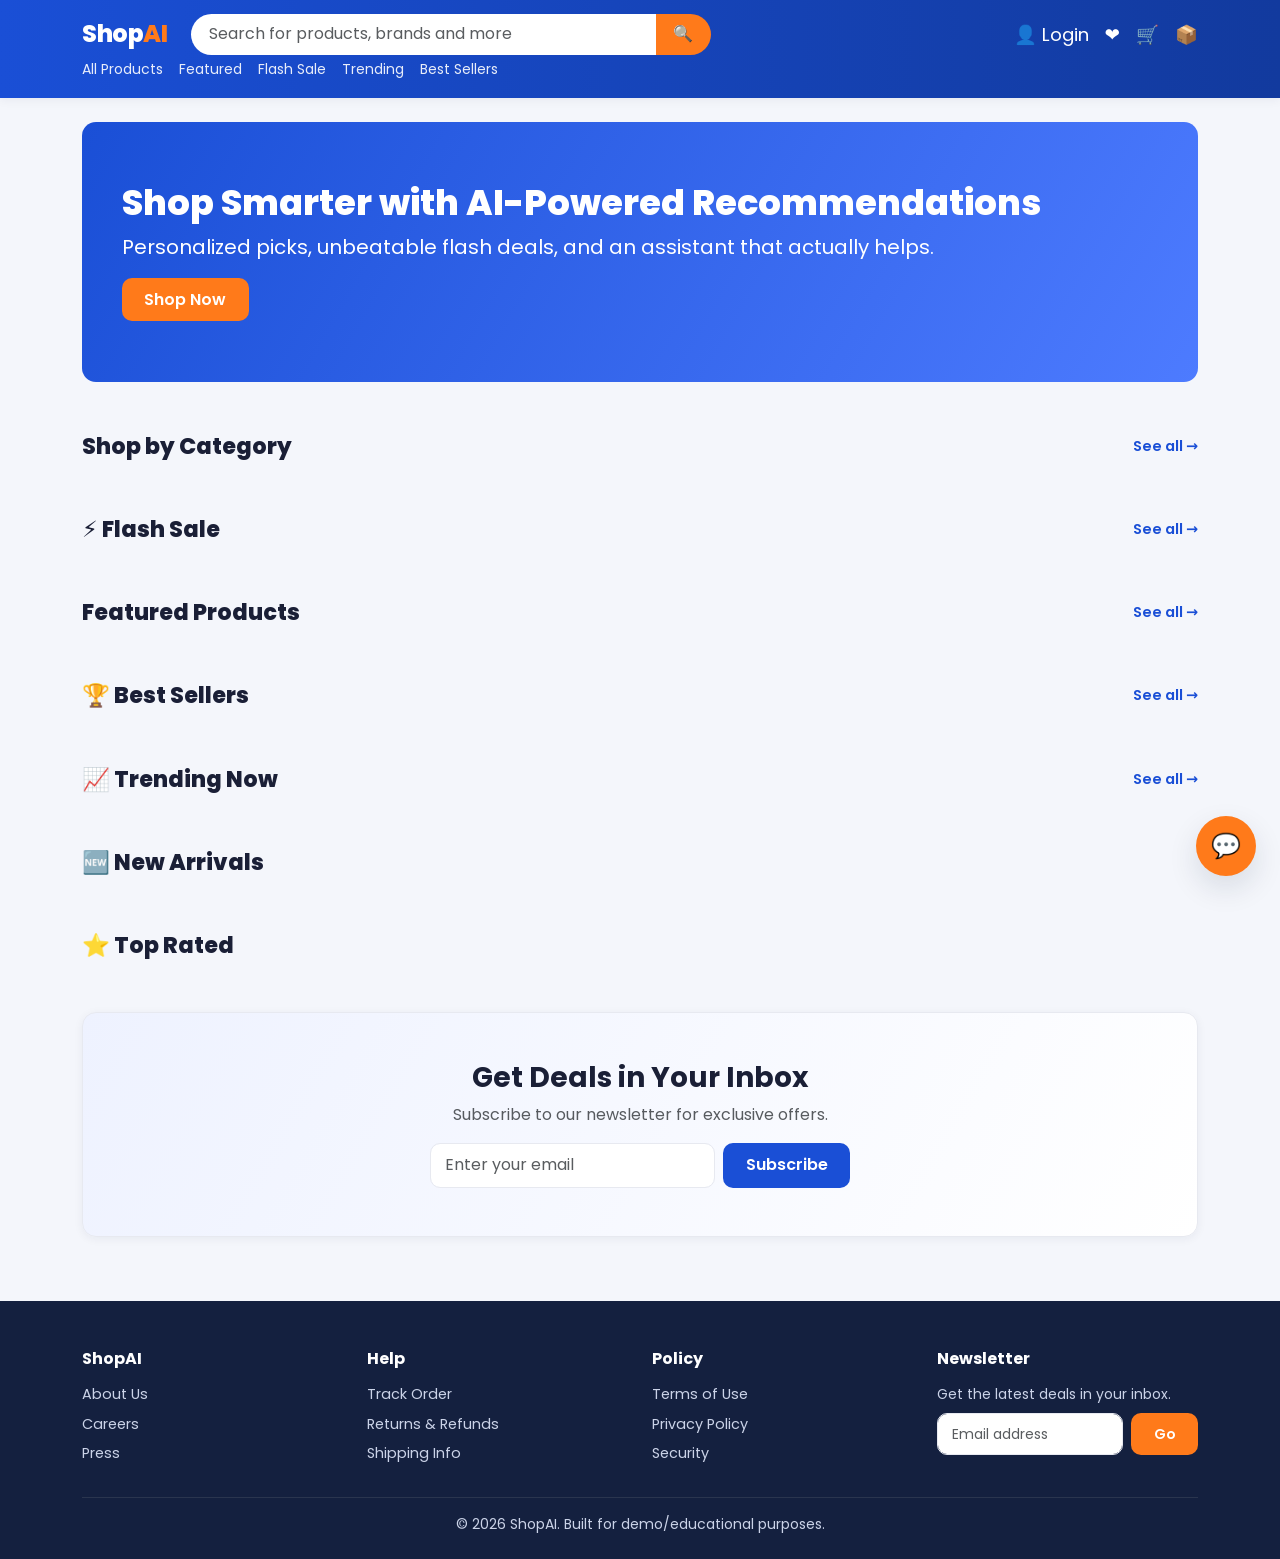
<file: frontend/index.html>
<!DOCTYPE html>
<html lang="en">
<head>
<meta charset="UTF-8">
<meta name="viewport" content="width=device-width, initial-scale=1.0">
<title>ShopAI — Shop Smarter with AI</title>
<link rel="preconnect" href="https://fonts.googleapis.com">
<link href="https://fonts.googleapis.com/css2?family=Poppins:wght@400;500;600;700;800&display=swap" rel="stylesheet">
<link href="https://cdn.jsdelivr.net/npm/bootstrap@5.3.3/dist/css/bootstrap.min.css" rel="stylesheet">
<link rel="stylesheet" href="assets/css/style.css">
</head>
<body>
<div id="navbar-root"></div>

<div class="container mt-4">
  <div class="hero-slide">
    <h1>Shop Smarter with AI-Powered Recommendations</h1>
    <p class="mb-3 fs-5">Personalized picks, unbeatable flash deals, and an assistant that actually helps.</p>
    <a href="products.html" class="btn btn-accent align-self-start">Shop Now</a>
  </div>
</div>

<div class="container mt-5">
  <div class="section-title">Shop by Category <a href="products.html" class="see-all">See all →</a></div>
  <div class="row g-3" id="category-list"></div>
</div>

<div class="container mt-5">
  <div class="section-title">⚡ Flash Sale <a href="products.html?flash_sale=true" class="see-all">See all →</a></div>
  <div class="row g-3" id="flash-sale-list"></div>
</div>

<div class="container mt-5">
  <div class="section-title">Featured Products <a href="products.html?featured=true" class="see-all">See all →</a></div>
  <div class="row g-3" id="featured-list"></div>
</div>

<div class="container mt-5">
  <div class="section-title">🏆 Best Sellers <a href="products.html?best_seller=true" class="see-all">See all →</a></div>
  <div class="row g-3" id="bestseller-list"></div>
</div>

<div class="container mt-5">
  <div class="section-title">📈 Trending Now <a href="products.html?trending=true" class="see-all">See all →</a></div>
  <div class="row g-3" id="trending-list"></div>
</div>

<div class="container mt-5">
  <div class="section-title">🆕 New Arrivals</div>
  <div class="row g-3" id="new-arrivals-list"></div>
</div>

<div class="container mt-5">
  <div class="section-title">⭐ Top Rated</div>
  <div class="row g-3" id="top-rated-list"></div>
</div>

<div class="container mt-5" id="recently-viewed-section" style="display:none">
  <div class="section-title">🕓 Recently Viewed</div>
  <div class="row g-3" id="recently-viewed-list"></div>
</div>

<div class="container mt-5" id="recommended-section" style="display:none">
  <div class="section-title">🎯 Recommended For You</div>
  <div class="row g-3" id="recommended-list"></div>
</div>

<div class="container mt-5">
  <div class="card-soft p-4 p-md-5 text-center" style="background:linear-gradient(120deg,#eef2ff,#fff)">
    <h3 class="fw-bold mb-2">Get Deals in Your Inbox</h3>
    <p class="text-muted mb-3">Subscribe to our newsletter for exclusive offers.</p>
    <form class="d-flex justify-content-center gap-2" style="max-width:420px;margin:0 auto" onsubmit="event.preventDefault(); toast('Subscribed! 🎉')">
      <input type="email" class="form-control" placeholder="Enter your email" required>
      <button class="btn btn-brand">Subscribe</button>
    </form>
  </div>
</div>

<div id="footer-root"></div>

<script src="https://cdn.jsdelivr.net/npm/bootstrap@5.3.3/dist/js/bootstrap.bundle.min.js"></script>
<script src="assets/js/api.js"></script>
<script src="assets/js/main.js"></script>
<script src="assets/js/chatbot.js"></script>
<script>
renderNavbar();
renderFooter();

async function loadHome() {
  try {
    const categories = await Api.listCategories();
    document.getElementById("category-list").innerHTML = categories.slice(0, 10).map(c => `
      <div class="col-4 col-md-2">
        <a href="products.html?category_id=${c.id}" class="category-chip">
          <img src="${firstImage(c.image_url)}" alt="${c.name}"><br>${c.name}
        </a>
      </div>`).join("");
  } catch (e) { console.error(e); }

  const sections = [
    ["flash-sale-list", { flash_sale: true, limit: 8 }],
    ["featured-list", { featured: true, limit: 8 }],
    ["bestseller-list", { best_seller: true, limit: 8 }],
    ["trending-list", { trending: true, limit: 8 }],
    ["new-arrivals-list", { sort_by: "newest", limit: 8 }],
    ["top-rated-list", { sort_by: "rating", limit: 8 }],
  ];
  for (const [containerId, query] of sections) {
    try {
      const products = await Api.listProducts(query);
      renderProductGrid(containerId, products);
    } catch (e) { console.error(e); }
  }

  if (Api.isLoggedIn()) {
    try {
      const recent = await Api.recentlyViewed();
      if (recent.length) {
        document.getElementById("recently-viewed-section").style.display = "block";
        renderProductGrid("recently-viewed-list", recent);
      }
    } catch (e) { /* ignore */ }
    try {
      const recommended = await Api.personalized();
      if (recommended.length) {
        document.getElementById("recommended-section").style.display = "block";
        renderProductGrid("recommended-list", recommended);
      }
    } catch (e) { /* ignore */ }
  }
}
loadHome();
</script>
</body>
</html>
</file>
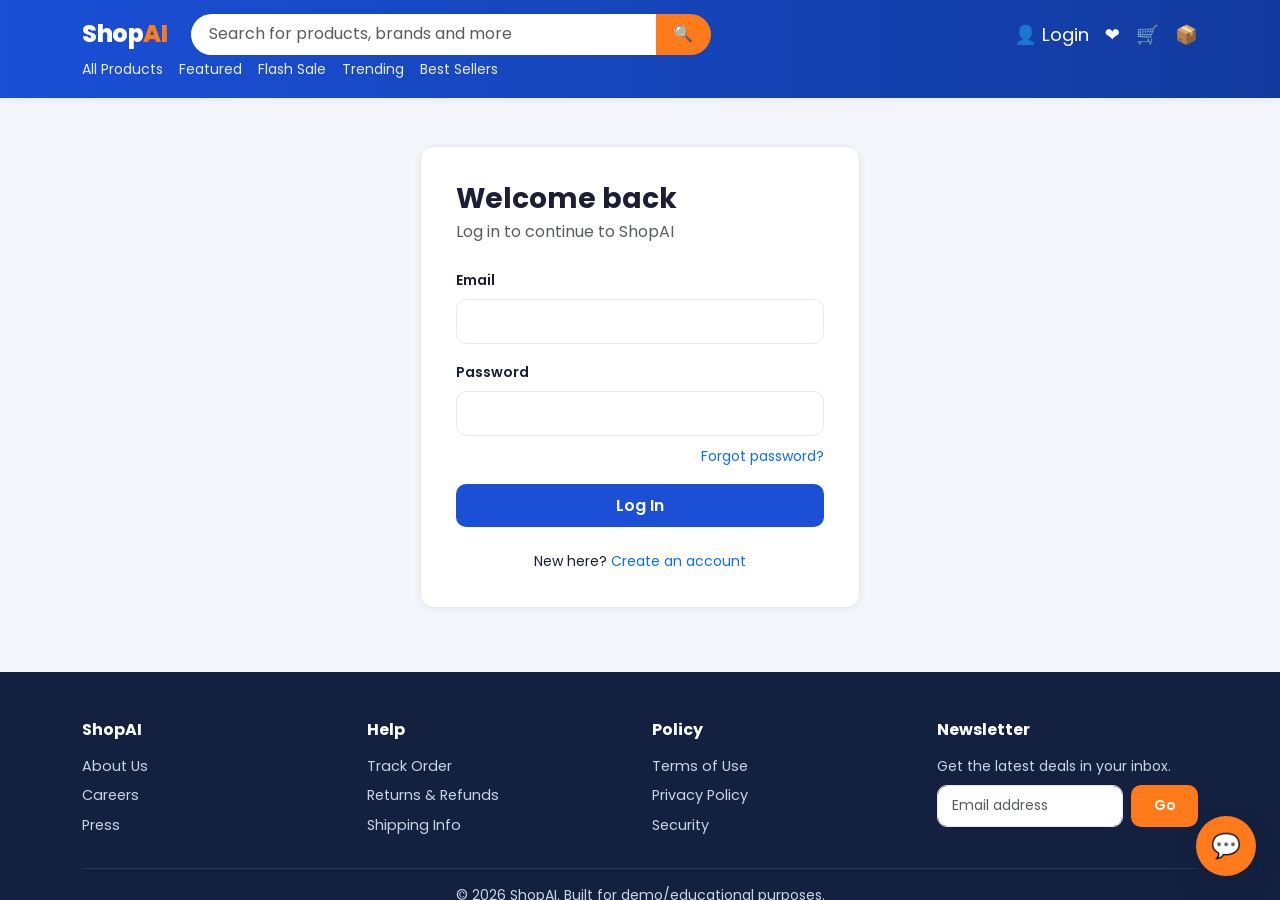
<file: frontend/admin.html>
<!DOCTYPE html>
<html lang="en">
<head>
<meta charset="UTF-8">
<meta name="viewport" content="width=device-width, initial-scale=1.0">
<title>Admin Dashboard — ShopAI</title>
<link href="https://fonts.googleapis.com/css2?family=Poppins:wght@400;500;600;700;800&display=swap" rel="stylesheet">
<link href="https://cdn.jsdelivr.net/npm/bootstrap@5.3.3/dist/css/bootstrap.min.css" rel="stylesheet">
<link rel="stylesheet" href="assets/css/style.css">
<style>
  .stat-card { padding: 1.2rem; }
  .stat-card .value { font-size: 1.7rem; font-weight: 800; }
  .bar-row { display:flex; align-items:center; gap:.6rem; margin-bottom:.5rem; }
  .bar-row .label { width: 130px; font-size:.8rem; }
  .bar-row .track { flex:1; background:#eef1f8; border-radius:6px; height:14px; overflow:hidden; }
  .bar-row .fill { background: var(--primary); height:100%; }
  table.table-sm td, table.table-sm th { vertical-align: middle; font-size: .85rem; }
</style>
</head>
<body>
<div id="navbar-root"></div>

<div class="container mt-4">
  <h3 class="fw-bold mb-4">⚙️ Admin Dashboard</h3>

  <ul class="nav nav-pills mb-4" id="admin-tabs">
    <li class="nav-item"><button class="nav-link active" data-tab="dash">Dashboard</button></li>
    <li class="nav-item"><button class="nav-link" data-tab="products">Products</button></li>
    <li class="nav-item"><button class="nav-link" data-tab="orders">Orders</button></li>
    <li class="nav-item"><button class="nav-link" data-tab="users">Users</button></li>
    <li class="nav-item"><button class="nav-link" data-tab="reviews">Reviews</button></li>
    <li class="nav-item"><button class="nav-link" data-tab="coupons">Coupons</button></li>
  </ul>

  <div id="tab-dash">
    <div class="row g-3 mb-4">
      <div class="col-6 col-md-2-4 col-lg"> <div class="card-soft stat-card"><div class="small text-muted">Total Users</div><div class="value" id="stat-users">-</div></div></div>
      <div class="col-6 col-lg"> <div class="card-soft stat-card"><div class="small text-muted">Products</div><div class="value" id="stat-products">-</div></div></div>
      <div class="col-6 col-lg"> <div class="card-soft stat-card"><div class="small text-muted">Orders</div><div class="value" id="stat-orders">-</div></div></div>
      <div class="col-6 col-lg"> <div class="card-soft stat-card"><div class="small text-muted">Revenue</div><div class="value" id="stat-revenue">-</div></div></div>
      <div class="col-6 col-lg"> <div class="card-soft stat-card"><div class="small text-muted">Pending Orders</div><div class="value" id="stat-pending">-</div></div></div>
      <div class="col-6 col-lg"> <div class="card-soft stat-card"><div class="small text-muted">Categories</div><div class="value" id="stat-categories">-</div></div></div>
      <div class="col-6 col-lg"> <div class="card-soft stat-card"><div class="small text-muted">Total Stock</div><div class="value" id="stat-stock">-</div></div></div>
      <div class="col-6 col-lg"> <div class="card-soft stat-card"><div class="small text-muted">Low Stock</div><div class="value" id="stat-low-stock">-</div></div></div>
      <div class="col-6 col-lg"> <div class="card-soft stat-card"><div class="small text-muted">Out of Stock</div><div class="value" id="stat-out-of-stock">-</div></div></div>
    </div>

    <div class="row g-3">
      <div class="col-md-6">
        <div class="card-soft p-3">
          <h6 class="fw-bold">Monthly Revenue</h6>
          <div id="chart-monthly"></div>
        </div>
      </div>
      <div class="col-md-6">
        <div class="card-soft p-3">
          <h6 class="fw-bold">Top Products (units sold)</h6>
          <div id="chart-top-products"></div>
        </div>
      </div>
      <div class="col-md-6">
        <div class="card-soft p-3">
          <h6 class="fw-bold">Category-wise Revenue</h6>
          <div id="chart-category"></div>
        </div>
      </div>
      <div class="col-md-6">
        <div class="card-soft p-3">
          <h6 class="fw-bold">Daily Orders (last 30 entries)</h6>
          <div id="chart-daily"></div>
        </div>
      </div>
    </div>
  </div>

  <div id="tab-products" class="d-none">
    <div id="product-management-root"></div>
  </div>

  <div id="tab-orders" class="d-none">
    <div class="card-soft p-3">
      <table class="table table-sm">
        <thead><tr><th>Order #</th><th>Customer</th><th>Total</th><th>Status</th><th>Update</th></tr></thead>
        <tbody id="admin-orders-body"></tbody>
      </table>
    </div>
  </div>

  <div id="tab-users" class="d-none">
    <div class="card-soft p-3">
      <table class="table table-sm">
        <thead><tr><th>ID</th><th>Name</th><th>Email</th><th>Joined</th><th></th></tr></thead>
        <tbody id="admin-users-body"></tbody>
      </table>
    </div>
  </div>

  <div id="tab-reviews" class="d-none">
    <div class="card-soft p-3">
      <table class="table table-sm">
        <thead><tr><th>Product ID</th><th>Rating</th><th>Title</th><th>Comment</th><th></th></tr></thead>
        <tbody id="admin-reviews-body"></tbody>
      </table>
    </div>
  </div>

  <div id="tab-coupons" class="d-none">
    <div class="card-soft p-3 mb-3">
      <h6 class="fw-bold mb-3">Create Coupon</h6>
      <form id="coupon-form" class="row g-2">
        <div class="col-md-3"><input class="form-control form-control-sm" id="c-code" placeholder="Code" required></div>
        <div class="col-md-3"><input class="form-control form-control-sm" id="c-desc" placeholder="Description"></div>
        <div class="col-md-2"><input class="form-control form-control-sm" id="c-percent" placeholder="Discount %" type="number" required></div>
        <div class="col-md-2"><input class="form-control form-control-sm" id="c-min" placeholder="Min order value" type="number"></div>
        <div class="col-md-2"><button class="btn btn-brand btn-sm w-100">Create</button></div>
      </form>
    </div>
    <div class="card-soft p-3">
      <table class="table table-sm">
        <thead><tr><th>Code</th><th>Discount</th><th>Min Order</th><th>Active</th></tr></thead>
        <tbody id="admin-coupons-body"></tbody>
      </table>
    </div>
  </div>
</div>

<div id="footer-root"></div>

<script src="https://cdn.jsdelivr.net/npm/bootstrap@5.3.3/dist/js/bootstrap.bundle.min.js"></script>
<script src="assets/js/api.js"></script>
<script src="assets/js/main.js"></script>
<script>
renderNavbar();
renderFooter();

function barChart(containerId, data, labelKey, valueKey) {
  const el = document.getElementById(containerId);
  if (!data.length) { el.innerHTML = `<div class="text-muted small">No data yet.</div>`; return; }
  const max = Math.max(...data.map(d => d[valueKey])) || 1;
  el.innerHTML = data.map(d => `
    <div class="bar-row">
      <div class="label text-truncate" title="${d[labelKey]}">${d[labelKey]}</div>
      <div class="track"><div class="fill" style="width:${(d[valueKey] / max) * 100}%"></div></div>
      <div class="small fw-semibold">${typeof d[valueKey] === "number" ? d[valueKey].toLocaleString() : d[valueKey]}</div>
    </div>`).join("");
}

async function loadDashboard() {
  try {
    const stats = await Api.adminDashboard();
    document.getElementById("stat-users").textContent = stats.total_users;
    document.getElementById("stat-products").textContent = stats.total_products;
    document.getElementById("stat-orders").textContent = stats.total_orders;
    document.getElementById("stat-revenue").textContent = formatCurrency(stats.total_revenue);
    document.getElementById("stat-pending").textContent = stats.pending_orders;
  } catch (e) { toast(e.message, true); }

  try {
    const monthly = await Api.adminMonthlySales();
    barChart("chart-monthly", monthly, "month", "revenue");
  } catch (e) { console.error(e); }

  try {
    const top = await Api.adminTopProducts();
    barChart("chart-top-products", top, "product_name", "units_sold");
  } catch (e) { console.error(e); }

  try {
    const cat = await Api.adminCategorySales();
    barChart("chart-category", cat, "category", "revenue");
  } catch (e) { console.error(e); }

  try {
    const daily = await fetch(`${API_BASE}/api/admin/analytics/daily-orders`, {
      headers: { Authorization: `Bearer ${Api.token()}` }
    }).then(r => r.json());
    barChart("chart-daily", daily, "date", "orders");
  } catch (e) { console.error(e); }
}

async function loadProductsTab() {
  window.dispatchEvent(new Event("shopai:load-products"));
}

async function loadOrdersTab() {
  try {
    const orders = await Api.adminListOrders();
    const statuses = ["pending","confirmed","shipped","out_for_delivery","delivered","cancelled","return_requested","returned"];
    document.getElementById("admin-orders-body").innerHTML = orders.map(o => `
      <tr>
        <td>${o.order_number}</td><td>${o.shipping_name}</td><td>${formatCurrency(o.grand_total)}</td>
        <td><span class="status-badge status-${o.status}">${o.status.replace(/_/g," ")}</span></td>
        <td>
          <select class="form-select form-select-sm" style="width:auto" onchange="updateOrderStatus(${o.id}, this.value)">
            ${statuses.map(s => `<option value="${s}" ${s === o.status ? "selected" : ""}>${s.replace(/_/g," ")}</option>`).join("")}
          </select>
        </td>
      </tr>`).join("");
  } catch (e) { toast(e.message, true); }
}

async function updateOrderStatus(orderId, status) {
  try {
    await Api.adminUpdateOrderStatus(orderId, status);
    toast("Order status updated");
  } catch (e) { toast(e.message, true); }
}

async function loadUsersTab() {
  try {
    const users = await Api.adminListUsers();
    document.getElementById("admin-users-body").innerHTML = users.map(u => `
      <tr><td>${u.id}</td><td>${u.name}</td><td>${u.email}</td><td>${new Date(u.created_at).toLocaleDateString()}</td>
      <td><button class="btn btn-sm btn-outline-brand" onclick="toggleUser(${u.id})">Toggle Active</button></td></tr>`).join("");
  } catch (e) { toast(e.message, true); }
}

async function toggleUser(id) {
  try {
    await Api.adminToggleUser(id);
    toast("User status updated");
  } catch (e) { toast(e.message, true); }
}

async function loadReviewsTab() {
  try {
    const reviews = await fetch(`${API_BASE}/api/admin/reviews`, { headers: { Authorization: `Bearer ${Api.token()}` } }).then(r => r.json());
    document.getElementById("admin-reviews-body").innerHTML = reviews.map(r => `
      <tr><td>${r.product_id}</td><td>${r.rating} ★</td><td>${r.title || ""}</td><td>${r.comment || ""}</td>
      <td><button class="btn btn-sm btn-outline-danger" onclick="deleteReview(${r.id})">Delete</button></td></tr>`).join("");
  } catch (e) { toast(e.message, true); }
}

async function deleteReview(id) {
  try {
    await fetch(`${API_BASE}/api/admin/reviews/${id}`, { method: "DELETE", headers: { Authorization: `Bearer ${Api.token()}` } });
    toast("Review deleted");
    loadReviewsTab();
  } catch (e) { toast(e.message, true); }
}

async function loadCouponsTab() {
  try {
    const coupons = await Api.adminListCoupons();
    document.getElementById("admin-coupons-body").innerHTML = coupons.map(c => `
      <tr><td>${c.code}</td><td>${c.discount_percent}%</td><td>${formatCurrency(c.min_order_value)}</td><td>${c.is_active ? "Yes" : "No"}</td></tr>`).join("");
  } catch (e) { toast(e.message, true); }
}

document.getElementById("coupon-form").addEventListener("submit", async (e) => {
  e.preventDefault();
  try {
    await Api.adminCreateCoupon({
      code: document.getElementById("c-code").value,
      description: document.getElementById("c-desc").value,
      discount_percent: parseFloat(document.getElementById("c-percent").value),
      min_order_value: parseFloat(document.getElementById("c-min").value || 0),
    });
    toast("Coupon created!");
    e.target.reset();
    loadCouponsTab();
  } catch (err) { toast(err.message, true); }
});

document.querySelectorAll("#admin-tabs [data-tab]").forEach(btn => {
  btn.addEventListener("click", () => {
    document.querySelectorAll("#admin-tabs .nav-link").forEach(b => b.classList.remove("active"));
    btn.classList.add("active");
    ["dash","products","orders","users","reviews","coupons"].forEach(t =>
      document.getElementById(`tab-${t}`).classList.toggle("d-none", t !== btn.dataset.tab)
    );
    if (btn.dataset.tab === "products") loadProductsTab();
    if (btn.dataset.tab === "orders") loadOrdersTab();
    if (btn.dataset.tab === "users") loadUsersTab();
    if (btn.dataset.tab === "reviews") loadReviewsTab();
    if (btn.dataset.tab === "coupons") loadCouponsTab();
  });
});

(function guardAdmin() {
  if (!Api.isLoggedIn() || !Api.isAdmin()) {
    toast("Admin access required", true);
    setTimeout(() => (window.location.href = "login.html"), 800);
    return;
  }
  loadDashboard();
})();
</script>
<script src="assets/js/admin-products.js"></script>
</body>
</html>
</file>
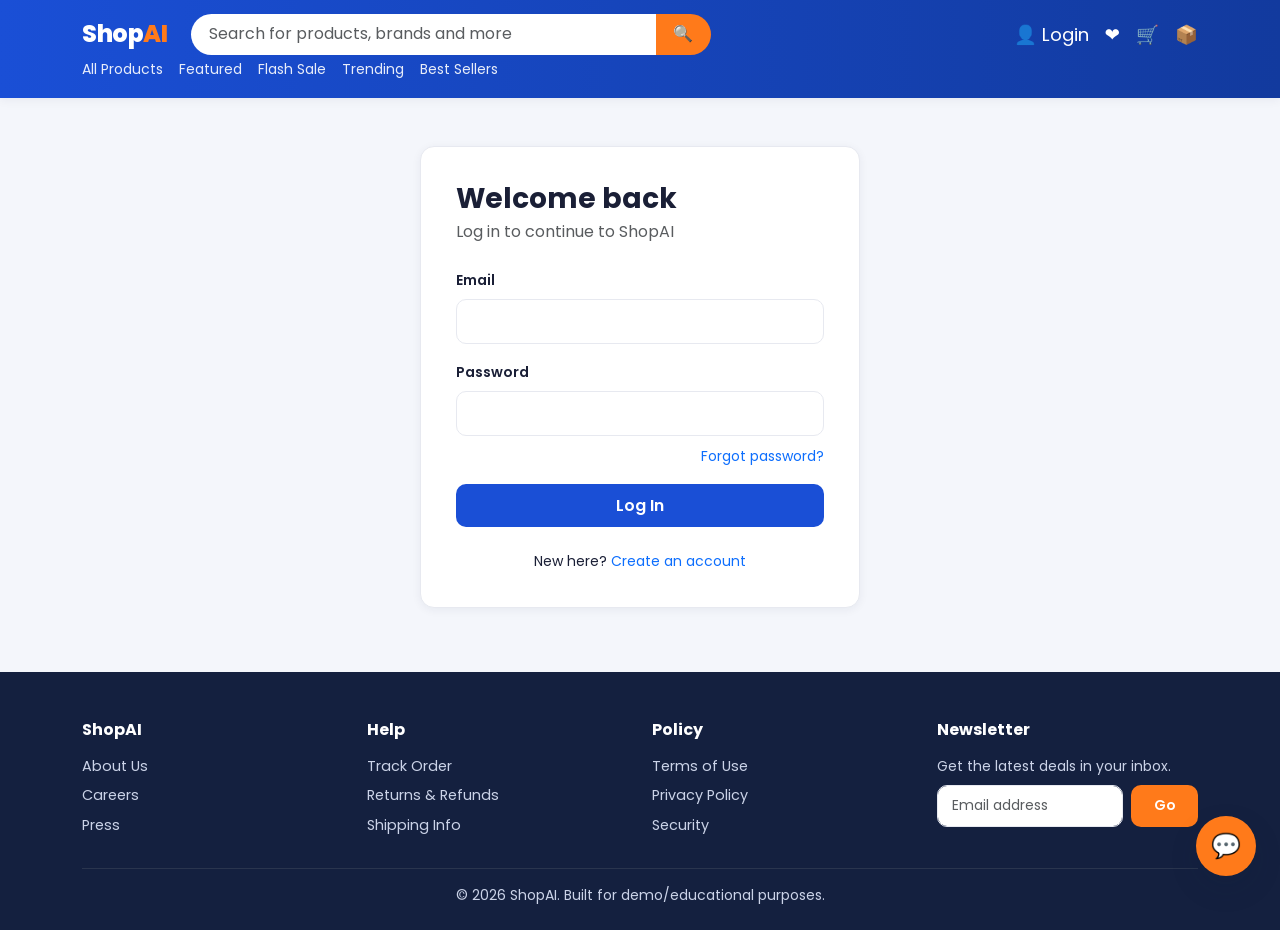
<file: frontend/cart.html>
<!DOCTYPE html>
<html lang="en">
<head>
<meta charset="UTF-8">
<meta name="viewport" content="width=device-width, initial-scale=1.0">
<title>Your Cart — ShopAI</title>
<link href="https://fonts.googleapis.com/css2?family=Poppins:wght@400;500;600;700;800&display=swap" rel="stylesheet">
<link href="https://cdn.jsdelivr.net/npm/bootstrap@5.3.3/dist/css/bootstrap.min.css" rel="stylesheet">
<link rel="stylesheet" href="assets/css/style.css">
</head>
<body>
<div id="navbar-root"></div>

<div class="container mt-4">
  <h3 class="fw-bold mb-4">Your Cart</h3>
  <div class="row g-4">
    <div class="col-md-8" id="cart-items"></div>
    <div class="col-md-4">
      <div class="card-soft summary-card p-3">
        <h6 class="fw-bold mb-3">Order Summary</h6>
        <div class="d-flex gap-2 mb-3">
          <input class="form-control form-control-sm" id="coupon-code" placeholder="Coupon code (e.g. WELCOME10)">
          <button class="btn btn-outline-brand btn-sm" onclick="applyCoupon()">Apply</button>
        </div>
        <div class="d-flex justify-content-between small mb-1"><span>Subtotal</span><span id="s-subtotal">₹0</span></div>
        <div class="d-flex justify-content-between small mb-1 text-success"><span>Discount</span><span id="s-discount">−₹0</span></div>
        <div class="d-flex justify-content-between small mb-1"><span>Delivery</span><span id="s-delivery">₹0</span></div>
        <div class="d-flex justify-content-between small mb-1"><span>GST (18%)</span><span id="s-gst">₹0</span></div>
        <hr>
        <div class="d-flex justify-content-between fw-bold mb-3"><span>Grand Total</span><span id="s-total">₹0</span></div>
        <button class="btn btn-accent w-100" onclick="window.location.href='checkout.html'">Proceed to Checkout</button>
      </div>
    </div>
  </div>
</div>

<div id="footer-root"></div>

<script src="https://cdn.jsdelivr.net/npm/bootstrap@5.3.3/dist/js/bootstrap.bundle.min.js"></script>
<script src="assets/js/api.js"></script>
<script src="assets/js/main.js"></script>
<script src="assets/js/chatbot.js"></script>
<script>
renderNavbar();
renderFooter();

function updateSummary(cart) {
  document.getElementById("s-subtotal").textContent = formatCurrency(cart.subtotal);
  document.getElementById("s-discount").textContent = "−" + formatCurrency(cart.discount);
  document.getElementById("s-delivery").textContent = cart.delivery_charge === 0 ? "FREE" : formatCurrency(cart.delivery_charge);
  document.getElementById("s-gst").textContent = formatCurrency(cart.gst_amount);
  document.getElementById("s-total").textContent = formatCurrency(cart.grand_total);
  sessionStorage.setItem("shopai_cart_summary", JSON.stringify(cart));
}

function renderCartItems(cart) {
  const el = document.getElementById("cart-items");
  if (!cart.items.length) {
    el.innerHTML = `<div class="card-soft p-5 text-center text-muted">Your cart is empty. <a href="products.html">Browse products →</a></div>`;
    return;
  }
  el.innerHTML = cart.items.map(item => `
    <div class="card-soft p-3 mb-3 d-flex flex-row gap-3 align-items-center">
      <img src="${firstImage(item.product.image_urls)}" style="width:80px;height:80px;object-fit:cover;border-radius:10px">
      <div class="flex-grow-1">
        <a href="product_details.html?id=${item.product_id}" class="text-dark fw-semibold text-decoration-none">${item.product.name}</a>
        <div class="fw-bold">${formatCurrency(item.product.price)}</div>
        <div class="qty-control mt-2">
          <button onclick="updateQty(${item.id}, ${item.quantity - 1})">−</button>
          <span>${item.quantity}</span>
          <button onclick="updateQty(${item.id}, ${item.quantity + 1})">+</button>
        </div>
      </div>
      <button class="btn btn-sm btn-outline-danger" onclick="removeItem(${item.id})">Remove</button>
    </div>`).join("");
}

async function loadCart() {
  if (!requireLogin("Please log in to view your cart")) return;
  try {
    const cart = await Api.getCart();
    renderCartItems(cart);
    updateSummary(cart);
  } catch (e) { toast(e.message, true); }
}

async function updateQty(itemId, qty) {
  if (qty < 1) return removeItem(itemId);
  try {
    const cart = await Api.updateCartItem(itemId, qty);
    renderCartItems(cart);
    updateSummary(cart);
    updateBadges();
  } catch (e) { toast(e.message, true); }
}

async function removeItem(itemId) {
  try {
    const cart = await Api.removeCartItem(itemId);
    renderCartItems(cart);
    updateSummary(cart);
    updateBadges();
    toast("Item removed");
  } catch (e) { toast(e.message, true); }
}

async function applyCoupon() {
  const code = document.getElementById("coupon-code").value.trim();
  if (!code) return;
  try {
    const cart = await Api.applyCoupon(code);
    updateSummary(cart);
    toast("Coupon applied!");
  } catch (e) { toast(e.message, true); }
}

loadCart();
</script>
</body>
</html>
</file>
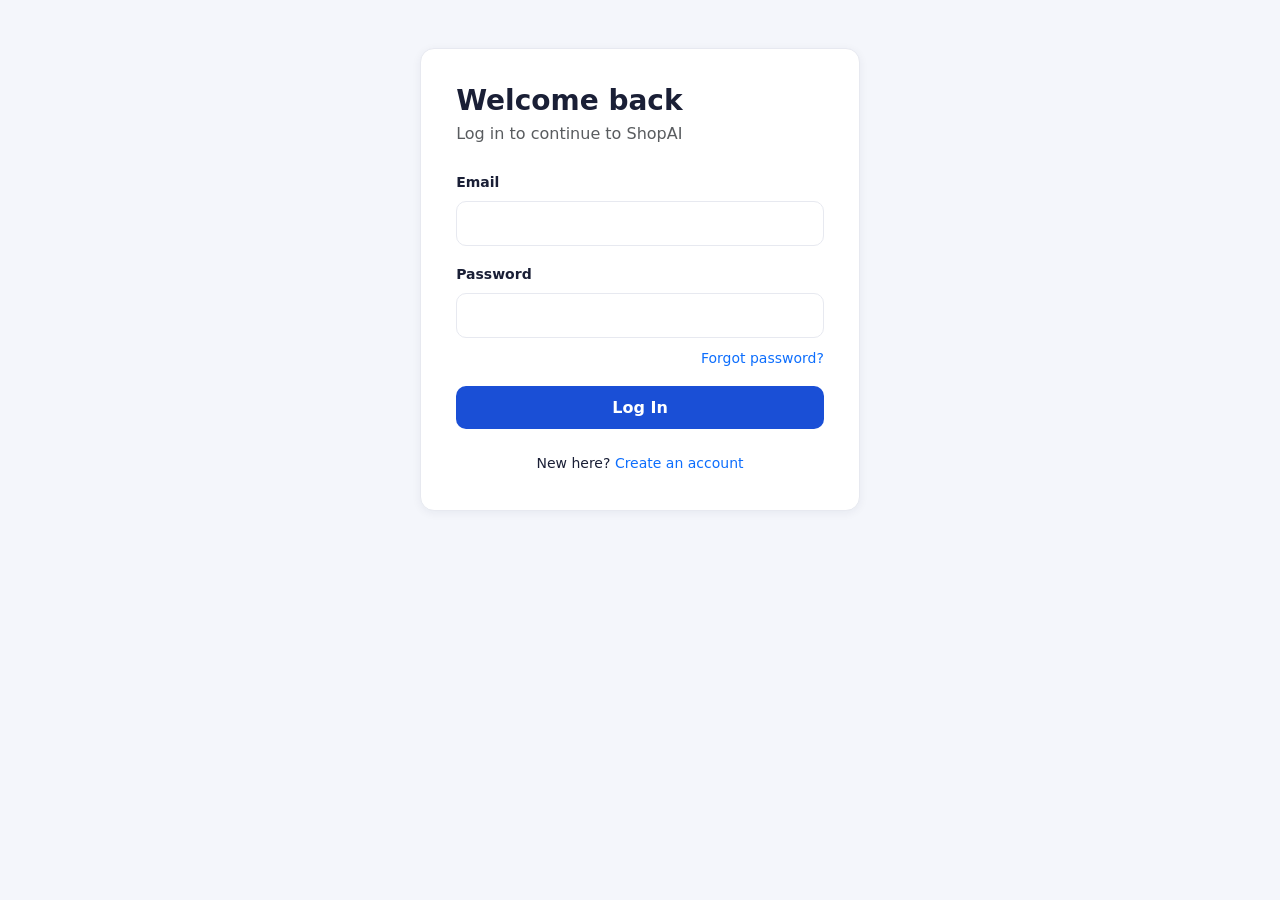
<file: frontend/checkout.html>
<!DOCTYPE html>
<html lang="en">
<head>
<meta charset="UTF-8">
<meta name="viewport" content="width=device-width, initial-scale=1.0">
<title>Checkout — ShopAI</title>
<link href="https://fonts.googleapis.com/css2?family=Poppins:wght@400;500;600;700;800&display=swap" rel="stylesheet">
<link href="https://cdn.jsdelivr.net/npm/bootstrap@5.3.3/dist/css/bootstrap.min.css" rel="stylesheet">
<link rel="stylesheet" href="assets/css/style.css">
</head>
<body>
<div id="navbar-root"></div>

<div class="container mt-4">
  <h3 class="fw-bold mb-4">Checkout</h3>
  <div class="row g-4">
    <div class="col-md-8">
      <div class="card-soft p-4 mb-3">
        <h6 class="fw-bold mb-3">Delivery Address</h6>
        <div id="saved-addresses" class="mb-3"></div>
        <form id="checkout-form" class="row g-3">
          <div class="col-md-6"><input class="form-control" id="full_name" placeholder="Full Name" required></div>
          <div class="col-md-6"><input class="form-control" id="phone" placeholder="Phone" required></div>
          <div class="col-12"><input class="form-control" id="email" type="email" placeholder="Email" required></div>
          <div class="col-12"><input class="form-control" id="address_line" placeholder="Address" required></div>
          <div class="col-md-4"><input class="form-control" id="city" placeholder="City" required></div>
          <div class="col-md-4"><input class="form-control" id="state" placeholder="State" required></div>
          <div class="col-md-4"><input class="form-control" id="pincode" placeholder="Pincode" required></div>
        </form>
      </div>

      <div class="card-soft p-4">
        <h6 class="fw-bold mb-3">Payment Method</h6>
        <div class="d-flex flex-column gap-2">
          <label class="d-flex align-items-center gap-2"><input type="radio" name="payment" value="cod" checked> Cash on Delivery</label>
          <label class="d-flex align-items-center gap-2"><input type="radio" name="payment" value="upi"> UPI (Demo)</label>
          <label class="d-flex align-items-center gap-2"><input type="radio" name="payment" value="razorpay"> Razorpay</label>
          <label class="d-flex align-items-center gap-2"><input type="radio" name="payment" value="stripe"> Stripe</label>
        </div>
      </div>
    </div>

    <div class="col-md-4">
      <div class="card-soft summary-card p-3">
        <h6 class="fw-bold mb-3">Order Summary</h6>
        <div class="d-flex justify-content-between small mb-1"><span>Subtotal</span><span id="s-subtotal">₹0</span></div>
        <div class="d-flex justify-content-between small mb-1 text-success"><span>Discount</span><span id="s-discount">−₹0</span></div>
        <div class="d-flex justify-content-between small mb-1"><span>Delivery</span><span id="s-delivery">₹0</span></div>
        <div class="d-flex justify-content-between small mb-1"><span>GST (18%)</span><span id="s-gst">₹0</span></div>
        <hr>
        <div class="d-flex justify-content-between fw-bold mb-3"><span>Grand Total</span><span id="s-total">₹0</span></div>
        <button class="btn btn-accent w-100" onclick="placeOrder()">Place Order</button>
      </div>
    </div>
  </div>
</div>

<div id="footer-root"></div>

<script src="https://cdn.jsdelivr.net/npm/bootstrap@5.3.3/dist/js/bootstrap.bundle.min.js"></script>
<script src="assets/js/api.js"></script>
<script src="assets/js/main.js"></script>
<script src="assets/js/chatbot.js"></script>
<script>
renderNavbar();
renderFooter();

let cartSummary = null;

async function init() {
  if (!requireLogin("Please log in to checkout")) return;

  try {
    const cart = await Api.getCart();
    if (!cart.items.length) {
      toast("Your cart is empty", true);
      setTimeout(() => (window.location.href = "cart.html"), 800);
      return;
    }
    cartSummary = cart;
    renderSummary(cart);
  } catch (e) { toast(e.message, true); }

  try {
    const user = Api.currentUser();
    if (user) {
      document.getElementById("full_name").value = user.name;
      document.getElementById("email").value = user.email;
      if (user.phone) document.getElementById("phone").value = user.phone;
    }
    const addresses = await Api.listAddresses();
    if (addresses.length) {
      document.getElementById("saved-addresses").innerHTML = addresses.map(a => `
        <button type="button" class="btn btn-sm btn-outline-brand me-2 mb-2" onclick='fillAddress(${JSON.stringify(a)})'>
          ${a.city}, ${a.pincode}
        </button>`).join("");
    }
  } catch (e) { /* ignore */ }
}

function fillAddress(a) {
  document.getElementById("full_name").value = a.full_name;
  document.getElementById("phone").value = a.phone;
  document.getElementById("address_line").value = a.line1;
  document.getElementById("city").value = a.city;
  document.getElementById("state").value = a.state;
  document.getElementById("pincode").value = a.pincode;
}

function renderSummary(cart) {
  document.getElementById("s-subtotal").textContent = formatCurrency(cart.subtotal);
  document.getElementById("s-discount").textContent = "−" + formatCurrency(cart.discount);
  document.getElementById("s-delivery").textContent = cart.delivery_charge === 0 ? "FREE" : formatCurrency(cart.delivery_charge);
  document.getElementById("s-gst").textContent = formatCurrency(cart.gst_amount);
  document.getElementById("s-total").textContent = formatCurrency(cart.grand_total);
}

async function placeOrder() {
  const form = document.getElementById("checkout-form");
  if (!form.checkValidity()) {
    form.reportValidity();
    return;
  }
  const paymentMethod = document.querySelector('input[name="payment"]:checked').value;
  try {
    const order = await Api.checkout({
      full_name: document.getElementById("full_name").value,
      phone: document.getElementById("phone").value,
      email: document.getElementById("email").value,
      address_line: document.getElementById("address_line").value,
      city: document.getElementById("city").value,
      state: document.getElementById("state").value,
      pincode: document.getElementById("pincode").value,
      payment_method: paymentMethod,
    });
    toast(`Order ${order.order_number} placed! 🎉`);
    updateBadges();
    setTimeout(() => (window.location.href = `orders.html?highlight=${order.id}`), 900);
  } catch (e) { toast(e.message, true); }
}

init();
</script>
</body>
</html>
</file>
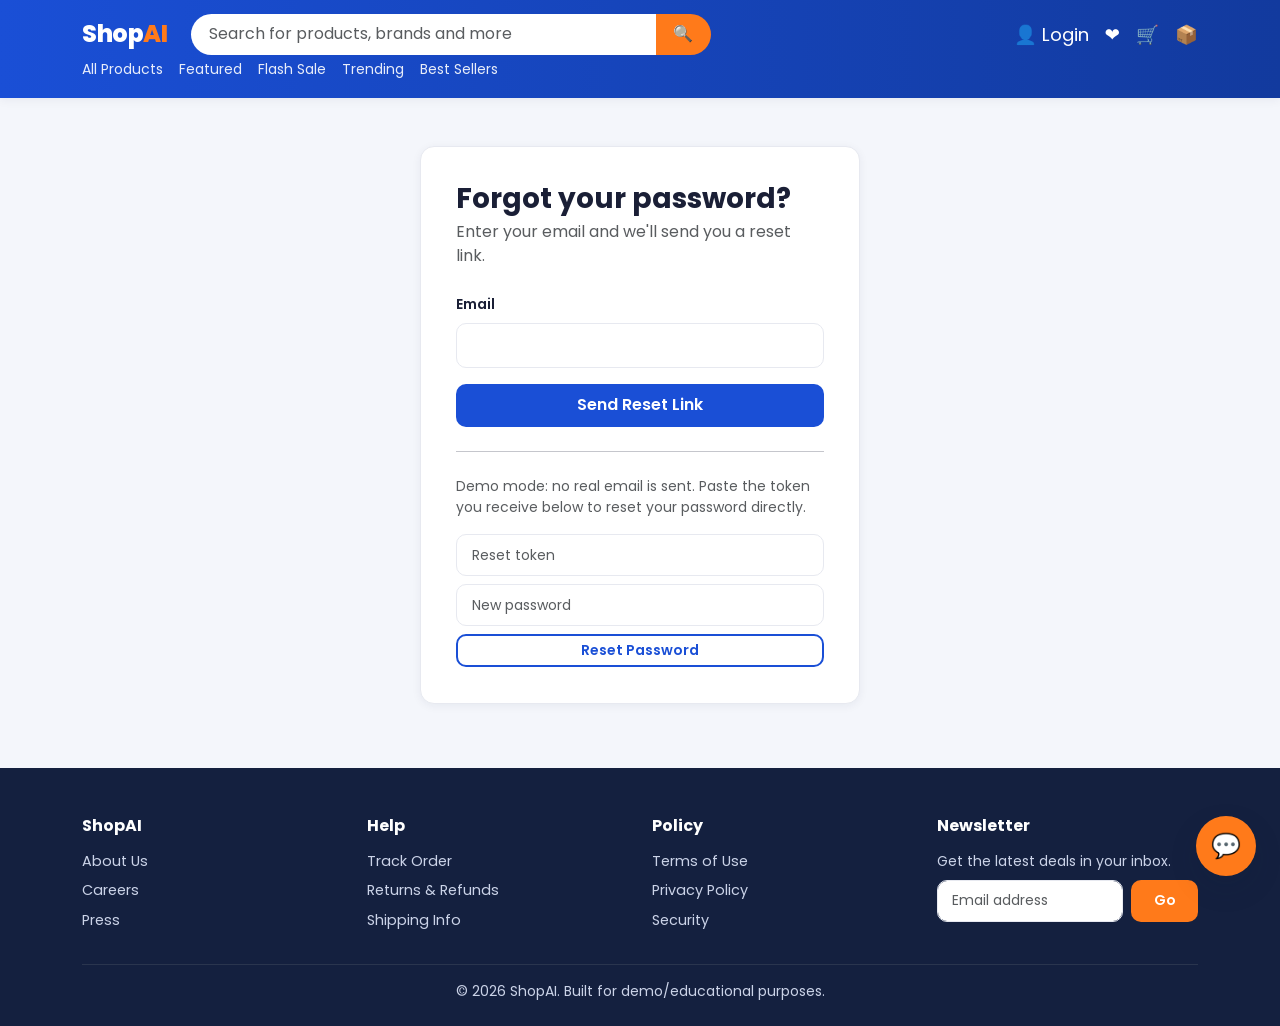
<file: frontend/forgot_password.html>
<!DOCTYPE html>
<html lang="en">
<head>
<meta charset="UTF-8">
<meta name="viewport" content="width=device-width, initial-scale=1.0">
<title>Forgot Password — ShopAI</title>
<link href="https://fonts.googleapis.com/css2?family=Poppins:wght@400;500;600;700;800&display=swap" rel="stylesheet">
<link href="https://cdn.jsdelivr.net/npm/bootstrap@5.3.3/dist/css/bootstrap.min.css" rel="stylesheet">
<link rel="stylesheet" href="assets/css/style.css">
</head>
<body>
<div id="navbar-root"></div>

<div class="container">
  <div class="card-soft auth-card">
    <h3 class="fw-bold mb-1">Forgot your password?</h3>
    <p class="text-muted mb-4">Enter your email and we'll send you a reset link.</p>
    <div id="msg-box" class="alert d-none"></div>

    <form id="forgot-form">
      <div class="mb-3">
        <label class="form-label small fw-semibold">Email</label>
        <input type="email" class="form-control" id="email" required>
      </div>
      <button type="submit" class="btn btn-brand w-100">Send Reset Link</button>
    </form>

    <hr class="my-4">
    <p class="small text-muted">Demo mode: no real email is sent. Paste the token you receive below to reset your password directly.</p>
    <form id="reset-form">
      <div class="mb-2">
        <input type="text" class="form-control form-control-sm" id="reset-token" placeholder="Reset token">
      </div>
      <div class="mb-2">
        <input type="password" class="form-control form-control-sm" id="new-password" placeholder="New password" minlength="6">
      </div>
      <button type="submit" class="btn btn-outline-brand btn-sm w-100">Reset Password</button>
    </form>
  </div>
</div>

<div id="footer-root"></div>

<script src="https://cdn.jsdelivr.net/npm/bootstrap@5.3.3/dist/js/bootstrap.bundle.min.js"></script>
<script src="assets/js/api.js"></script>
<script src="assets/js/main.js"></script>
<script src="assets/js/chatbot.js"></script>
<script>
renderNavbar();
renderFooter();

function showMsg(text, ok = true) {
  const box = document.getElementById("msg-box");
  box.textContent = text;
  box.className = `alert ${ok ? "alert-success" : "alert-danger"}`;
}

document.getElementById("forgot-form").addEventListener("submit", async (e) => {
  e.preventDefault();
  try {
    const res = await Api.forgotPassword(document.getElementById("email").value);
    showMsg(res.message + (res.demo_token ? ` (demo token: ${res.demo_token})` : ""));
    if (res.demo_token) document.getElementById("reset-token").value = res.demo_token;
  } catch (err) {
    showMsg(err.message, false);
  }
});

document.getElementById("reset-form").addEventListener("submit", async (e) => {
  e.preventDefault();
  try {
    const res = await Api.resetPassword({
      token: document.getElementById("reset-token").value,
      new_password: document.getElementById("new-password").value,
    });
    showMsg(res.message + " You can now log in.");
  } catch (err) {
    showMsg(err.message, false);
  }
});
</script>
</body>
</html>
</file>
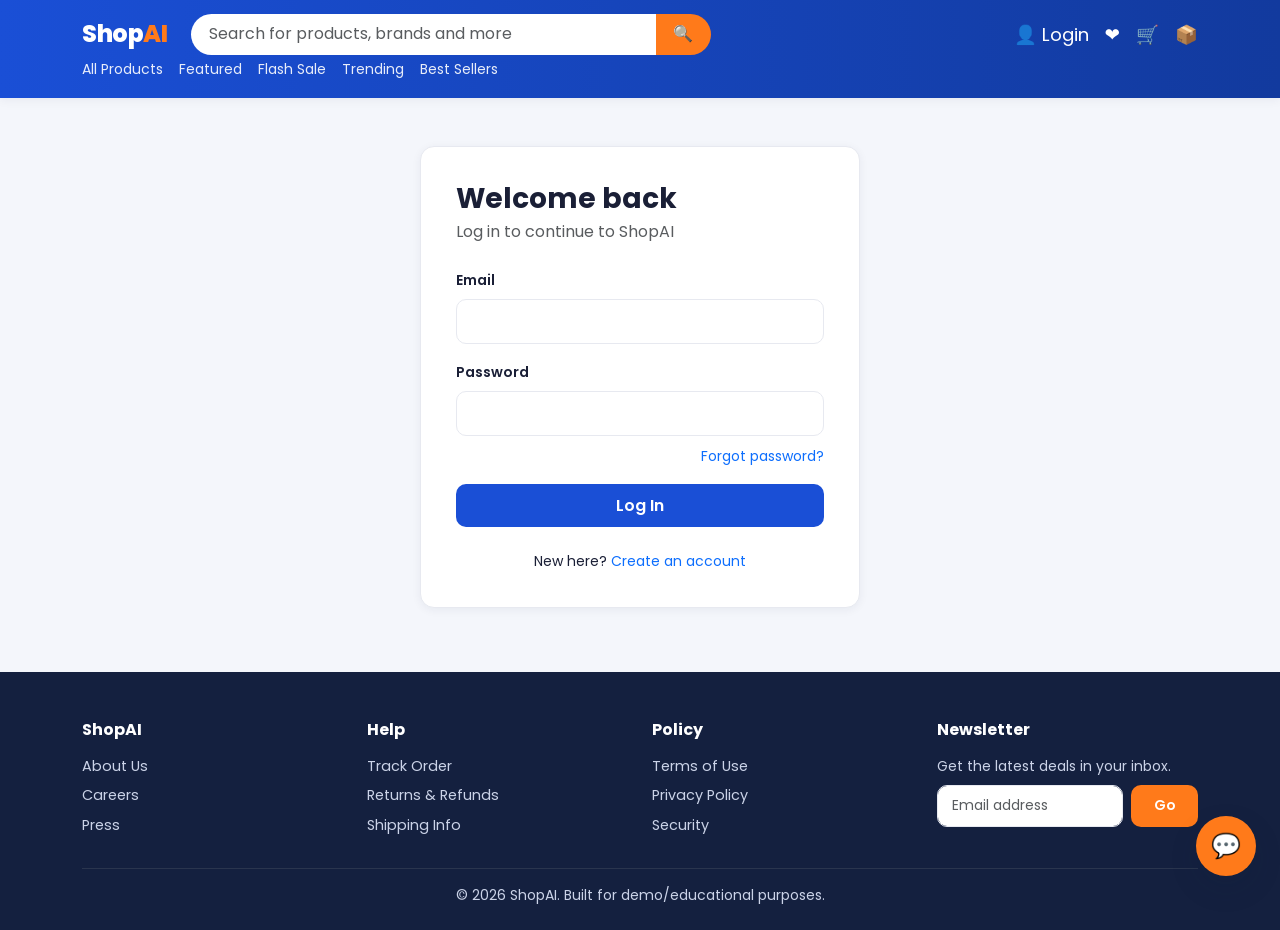
<file: frontend/login.html>
<!DOCTYPE html>
<html lang="en">
<head>
<meta charset="UTF-8">
<meta name="viewport" content="width=device-width, initial-scale=1.0">
<title>Login — ShopAI</title>
<link href="https://fonts.googleapis.com/css2?family=Poppins:wght@400;500;600;700;800&display=swap" rel="stylesheet">
<link href="https://cdn.jsdelivr.net/npm/bootstrap@5.3.3/dist/css/bootstrap.min.css" rel="stylesheet">
<link rel="stylesheet" href="assets/css/style.css">
</head>
<body>
<div id="navbar-root"></div>

<div class="container">
  <div class="card-soft auth-card">
    <h3 class="fw-bold mb-1">Welcome back</h3>
    <p class="text-muted mb-4">Log in to continue to ShopAI</p>
    <div id="login-error" class="alert alert-danger d-none"></div>
    <form id="login-form">
      <div class="mb-3">
        <label class="form-label small fw-semibold">Email</label>
        <input type="email" class="form-control" id="email" required>
      </div>
      <div class="mb-2">
        <label class="form-label small fw-semibold">Password</label>
        <input type="password" class="form-control" id="password" required>
      </div>
      <div class="text-end mb-3">
        <a href="forgot_password.html" class="small">Forgot password?</a>
      </div>
      <button type="submit" class="btn btn-brand w-100">Log In</button>
    </form>
    <p class="text-center mt-4 mb-0 small">New here? <a href="register.html">Create an account</a></p>
  </div>
</div>

<div id="footer-root"></div>

<script src="https://cdn.jsdelivr.net/npm/bootstrap@5.3.3/dist/js/bootstrap.bundle.min.js"></script>
<script src="assets/js/api.js"></script>
<script src="assets/js/main.js"></script>
<script src="assets/js/chatbot.js"></script>
<script>
renderNavbar();
renderFooter();

document.getElementById("login-form").addEventListener("submit", async (e) => {
  e.preventDefault();
  const errorBox = document.getElementById("login-error");
  errorBox.classList.add("d-none");
  try {
    const res = await Api.login({
      email: document.getElementById("email").value,
      password: document.getElementById("password").value,
    });
    Api.setToken(res.access_token);
    Api.setUser(res.user);
    toast(`Welcome back, ${res.user.name.split(" ")[0]}!`);
    setTimeout(() => (window.location.href = res.user.is_admin ? "admin.html" : "index.html"), 500);
  } catch (err) {
    errorBox.textContent = err.message;
    errorBox.classList.remove("d-none");
  }
});
</script>
</body>
</html>
</file>
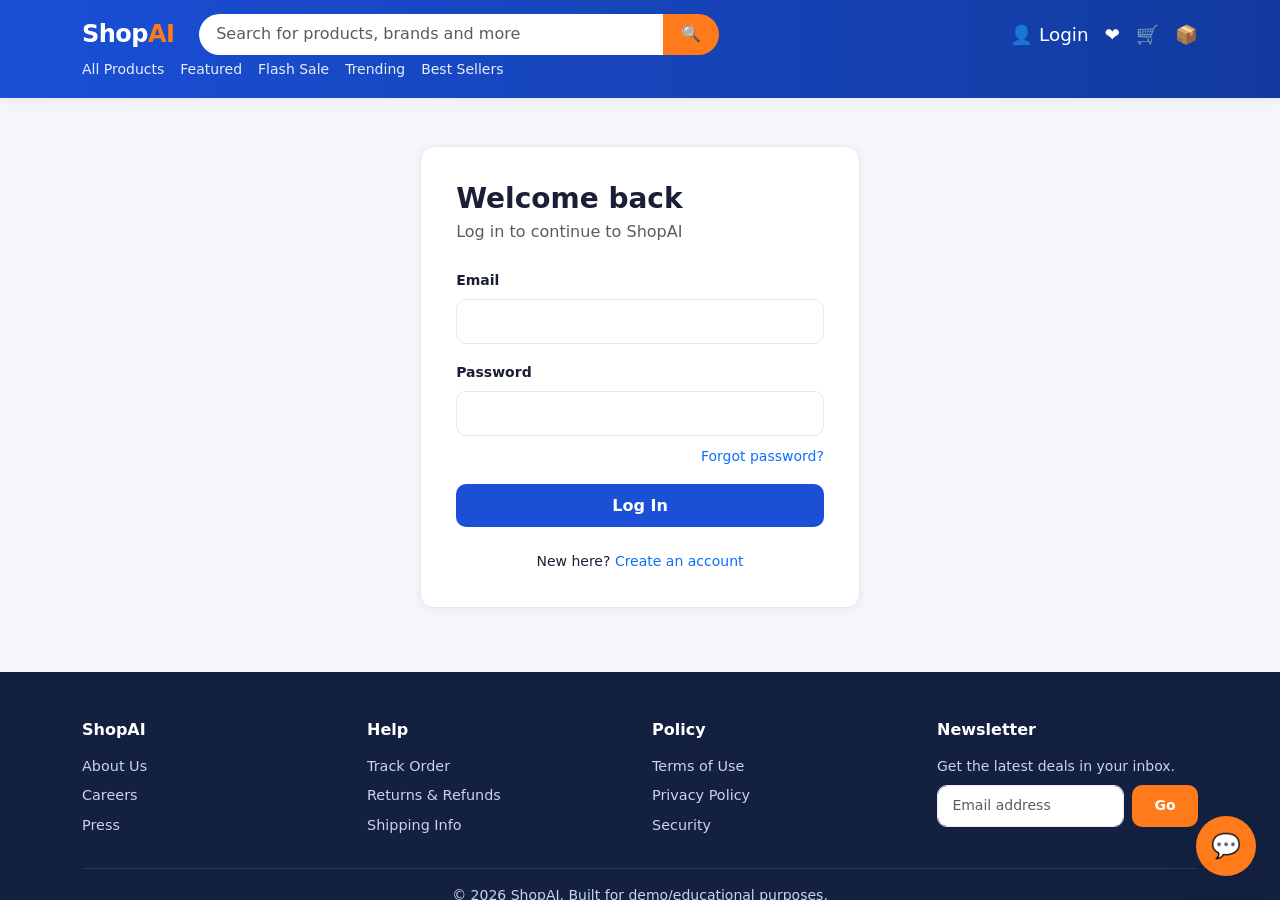
<file: frontend/orders.html>
<!DOCTYPE html>
<html lang="en">
<head>
<meta charset="UTF-8">
<meta name="viewport" content="width=device-width, initial-scale=1.0">
<title>My Orders — ShopAI</title>
<link href="https://fonts.googleapis.com/css2?family=Poppins:wght@400;500;600;700;800&display=swap" rel="stylesheet">
<link href="https://cdn.jsdelivr.net/npm/bootstrap@5.3.3/dist/css/bootstrap.min.css" rel="stylesheet">
<link rel="stylesheet" href="assets/css/style.css">
</head>
<body>
<div id="navbar-root"></div>

<div class="container mt-4">
  <h3 class="fw-bold mb-4">My Orders</h3>
  <div id="orders-list"></div>
</div>

<div id="footer-root"></div>

<script src="https://cdn.jsdelivr.net/npm/bootstrap@5.3.3/dist/js/bootstrap.bundle.min.js"></script>
<script src="assets/js/api.js"></script>
<script src="assets/js/main.js"></script>
<script src="assets/js/chatbot.js"></script>
<script>
renderNavbar();
renderFooter();

const highlightId = new URLSearchParams(window.location.search).get("highlight");
const TRACK_STAGES = ["confirmed", "shipped", "out_for_delivery", "delivered"];

function orderCardHtml(o) {
  const stageIdx = TRACK_STAGES.indexOf(o.status);
  const isCancelled = ["cancelled", "returned", "return_requested"].includes(o.status);
  return `
  <div class="card-soft p-3 mb-3 ${String(o.id) === highlightId ? 'border border-primary' : ''}">
    <div class="d-flex justify-content-between flex-wrap gap-2 mb-2">
      <div>
        <div class="fw-bold">${o.order_number}</div>
        <div class="small text-muted">${new Date(o.created_at).toLocaleString()}</div>
      </div>
      <div class="text-end">
        <span class="status-badge status-${o.status}">${o.status.replace(/_/g, " ")}</span>
        <div class="fw-bold mt-1">${formatCurrency(o.grand_total)}</div>
      </div>
    </div>

    ${!isCancelled ? `
    <div class="d-flex justify-content-between small text-muted my-3">
      ${TRACK_STAGES.map((s, i) => `<span class="${i <= stageIdx ? 'text-success fw-semibold' : ''}">${s.replace(/_/g, " ")}</span>`).join("→")}
    </div>` : ""}

    <div class="order-products mb-3">
      ${o.items.map(i => `
        <a class="order-product-row" href="product_details.html?id=${i.product_id}">
          <img src="${firstImage(i.product_image_urls)}" alt="${i.product_name}">
          <div class="flex-grow-1">
            <div class="fw-semibold">${i.product_name}</div>
            <div class="small text-muted">Quantity: ${i.quantity} · ${formatCurrency(i.unit_price)} each</div>
          </div>
          <div class="fw-semibold">${formatCurrency(i.unit_price * i.quantity)}</div>
        </a>`).join("")}
    </div>

    <div class="d-flex gap-2 flex-wrap">
      <a class="btn btn-sm btn-outline-brand" href="${(window.SHOPAI_API_BASE || 'http://localhost:8000')}/api/orders/${o.id}/invoice" target="_blank" onclick="return withAuthLink(event, this)">Download Invoice</a>
      ${!["cancelled","delivered","returned","return_requested"].includes(o.status) ? `<button class="btn btn-sm btn-outline-danger" onclick="cancel(${o.id})">Cancel Order</button>` : ""}
      ${o.status === "delivered" ? `<button class="btn btn-sm btn-outline-brand" onclick="returnOrder(${o.id})">Return Request</button>` : ""}
    </div>
  </div>`;
}

function withAuthLink(e, el) {
  // Simple approach: fetch with auth header then open as blob, since the invoice endpoint requires a JWT.
  e.preventDefault();
  fetch(el.href, { headers: { Authorization: `Bearer ${Api.token()}` } })
    .then(r => r.blob())
    .then(blob => {
      const url = URL.createObjectURL(blob);
      const a = document.createElement("a");
      a.href = url;
      a.download = "invoice.txt";
      a.click();
    })
    .catch(() => toast("Could not download invoice", true));
  return false;
}

async function loadOrders() {
  if (!requireLogin("Please log in to view your orders")) return;
  try {
    const orders = await Api.myOrders();
    const el = document.getElementById("orders-list");
    if (!orders.length) {
      el.innerHTML = `<div class="card-soft p-5 text-center text-muted">No orders yet. <a href="products.html">Start shopping →</a></div>`;
      return;
    }
    el.innerHTML = orders.map(orderCardHtml).join("");
  } catch (e) { toast(e.message, true); }
}

async function cancel(orderId) {
  if (!confirm("Cancel this order?")) return;
  try {
    await Api.cancelOrder(orderId);
    toast("Order cancelled");
    loadOrders();
  } catch (e) { toast(e.message, true); }
}

async function returnOrder(orderId) {
  if (!confirm("Request a return for this order?")) return;
  try {
    await Api.returnOrder(orderId);
    toast("Return requested");
    loadOrders();
  } catch (e) { toast(e.message, true); }
}

loadOrders();
</script>
</body>
</html>
</file>
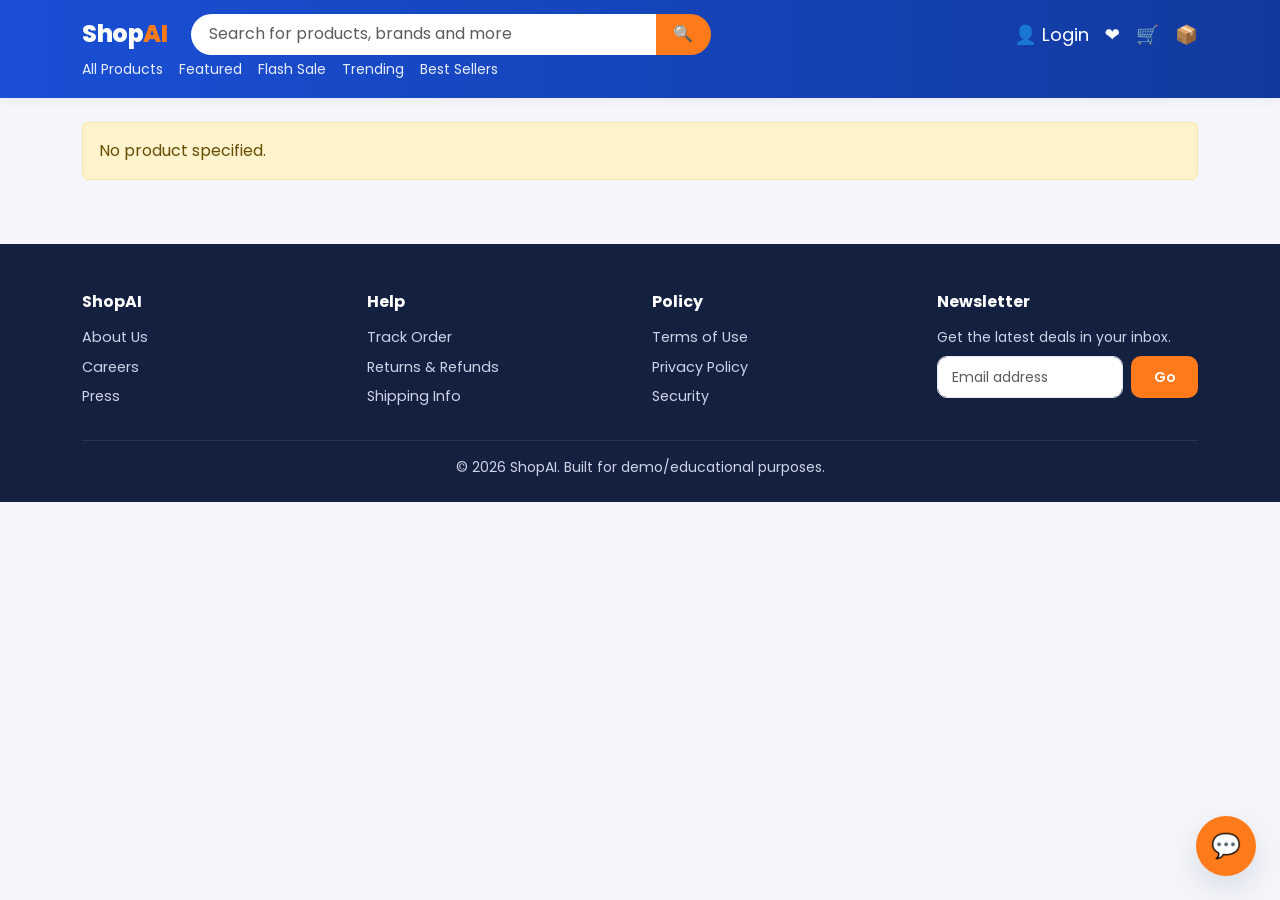
<file: frontend/product_details.html>
<!DOCTYPE html>
<html lang="en">
<head>
<meta charset="UTF-8">
<meta name="viewport" content="width=device-width, initial-scale=1.0">
<title>Product Details — ShopAI</title>
<link href="https://fonts.googleapis.com/css2?family=Poppins:wght@400;500;600;700;800&display=swap" rel="stylesheet">
<link href="https://cdn.jsdelivr.net/npm/bootstrap@5.3.3/dist/css/bootstrap.min.css" rel="stylesheet">
<link rel="stylesheet" href="assets/css/style.css">
<style>
  .zoom-wrap { overflow: hidden; border-radius: var(--radius); cursor: zoom-in; }
  .zoom-wrap img { transition: transform .3s ease; width: 100%; aspect-ratio: 1/1; object-fit: cover; }
  .zoom-wrap:hover img { transform: scale(1.4); }
  .thumb { width: 70px; height: 70px; object-fit: cover; border-radius: 8px; cursor: pointer; border: 2px solid transparent; }
  .thumb.active { border-color: var(--primary); }
</style>
</head>
<body>
<div id="navbar-root"></div>

<div class="container mt-4" id="product-container">
  <div class="text-center py-5"><div class="spinner-border text-primary"></div></div>
</div>

<div class="container mt-5" id="similar-section" style="display:none">
  <div class="section-title">Similar Products</div>
  <div class="row g-3" id="similar-list"></div>
</div>

<div class="container mt-5" id="fbt-section" style="display:none">
  <div class="section-title">Frequently Bought Together</div>
  <div class="row g-3" id="fbt-list"></div>
</div>

<div id="footer-root"></div>

<script src="https://cdn.jsdelivr.net/npm/bootstrap@5.3.3/dist/js/bootstrap.bundle.min.js"></script>
<script src="assets/js/api.js"></script>
<script src="assets/js/main.js"></script>
<script src="assets/js/chatbot.js"></script>
<script>
renderNavbar();
renderFooter();

const productId = new URLSearchParams(window.location.search).get("id");

function setMainImage(url, el) {
  document.getElementById("main-image").src = url;
  document.querySelectorAll(".thumb").forEach(t => t.classList.remove("active"));
  if (el) el.classList.add("active");
}

async function loadProduct() {
  if (!productId) {
    document.getElementById("product-container").innerHTML = `<div class="alert alert-warning">No product specified.</div>`;
    return;
  }
  try {
    const cached = sessionStorage.getItem(`shopai_product_${productId}`);
    const p = cached ? JSON.parse(cached) : await Api.getProduct(productId);
    renderProduct(p);
  } catch (err) {
    document.getElementById("product-container").innerHTML = `<div class="alert alert-danger">${err.message}</div>`;
  }
}

function renderProduct(p) {
    const images = (p.image_urls || "").split(",").map(url => {
      const source = firstImage(url.trim());
      // Refresh a previously failed browser image request after an admin updates an image.
      return source.startsWith(API_BASE) ? `${source}?product=${p.id}` : source;
    });
    let specsHtml = "";
    if (p.specifications) {
      specsHtml = p.specifications.split("|").map(s => `<li>${s.trim()}</li>`).join("");
    }

    document.getElementById("product-container").innerHTML = `
      <div class="row g-4">
        <div class="col-md-5">
          <div class="zoom-wrap card-soft">
            <img id="main-image" src="${images[0]}" alt="${p.name}">
          </div>
          <div class="d-flex gap-2 mt-2 flex-wrap">
            ${images.map((img, i) => `<img class="thumb ${i === 0 ? 'active' : ''}" src="${img}" onclick="setMainImage('${img}', this)">`).join("")}
          </div>
        </div>
        <div class="col-md-7">
          <div class="small text-muted">${p.brand || ""} · Sold by ${p.seller_name}</div>
          <h3 class="fw-bold">${p.name}</h3>
          <div class="d-flex align-items-center gap-2 mb-2">
            <span class="rating-pill">${p.rating_avg?.toFixed(1) || "New"} ★</span>
            <span class="small text-muted">${p.rating_count} ratings</span>
          </div>
          <div class="d-flex align-items-center gap-3 mb-3">
            <span class="fs-3 fw-bold">${formatCurrency(p.price)}</span>
            ${p.discount_percent > 0 ? `<span class="mrp fs-5">${formatCurrency(p.mrp)}</span><span class="discount fs-6">${p.discount_percent}% off</span>` : ""}
          </div>
          <div class="mb-3">
            ${p.stock > 0 ? `<span class="text-success fw-semibold">In Stock</span> (${p.stock} available)` : `<span class="text-danger fw-semibold">Out of Stock</span>`}
          </div>
          <p class="text-muted">${p.description}</p>
          ${specsHtml ? `<h6 class="fw-bold mt-3">Specifications</h6><ul class="small text-muted">${specsHtml}</ul>` : ""}

          <div class="d-flex gap-2 mt-4">
            <div class="qty-control">
              <button onclick="changeQty(-1)">−</button>
              <span id="qty-value">1</span>
              <button onclick="changeQty(1)">+</button>
            </div>
            <button class="btn btn-brand flex-grow-1" onclick="addToCartDetail(${p.id})" ${p.stock === 0 ? "disabled" : ""}>Add to Cart</button>
            <button class="btn btn-accent flex-grow-1" onclick="buyNow(${p.id})" ${p.stock === 0 ? "disabled" : ""}>Buy Now</button>
            <button class="btn btn-outline-brand" onclick="addWishlistDetail(${p.id})" title="Wishlist">♡</button>
          </div>
        </div>
      </div>

      <div class="mt-5">
        <h5 class="fw-bold mb-3">Ratings & Reviews</h5>
        <div id="review-form-area" class="card-soft p-3 mb-3"></div>
        <div id="reviews-list"></div>
      </div>
    `;

    loadReviewForm();
    loadReviews();
    loadSimilar();
    loadFbt();
}

let qty = 1;
function changeQty(delta) {
  qty = Math.max(1, qty + delta);
  document.getElementById("qty-value").textContent = qty;
}

async function addToCartDetail(id) {
  if (!requireLogin()) return;
  try {
    await Api.addToCart(id, qty);
    window.location.href = "cart.html";
  } catch (e) { toast(e.message, true); }
}

async function buyNow(id) {
  if (!requireLogin()) return;
  try {
    await Api.addToCart(id, qty);
    window.location.href = "cart.html";
  } catch (e) { toast(e.message, true); }
}

async function addWishlistDetail(id) {
  if (!requireLogin()) return;
  try {
    await Api.addToWishlist(id);
    toast("Added to wishlist!");
    updateBadges();
  } catch (e) { toast(e.message, true); }
}

async function loadReviewForm() {
  const area = document.getElementById("review-form-area");
  if (!Api.isLoggedIn()) {
    area.innerHTML = `<div class="small text-muted">Log in to write a review.</div>`;
    return;
  }
  try {
    const reviews = await Api.productReviews(productId);
    if (reviews.some(review => Number(review.user_id) === Number(Api.currentUser()?.id))) {
      area.innerHTML = `<div class="small text-success fw-semibold">✓ Your review has been submitted for this product.</div>`;
      return;
    }
  } catch (_) { /* Keep the review form available if the read request fails. */ }
  area.innerHTML = `
    <h6 class="fw-semibold">Write a review</h6>
    <form id="review-form" class="row g-2">
      <div class="col-md-2">
        <select class="form-select form-select-sm" id="review-rating">
          ${[5,4,3,2,1].map(r => `<option value="${r}">${r} ★</option>`).join("")}
        </select>
      </div>
      <div class="col-md-4">
        <input class="form-control form-control-sm" id="review-title" placeholder="Title (optional)">
      </div>
      <div class="col-md-4">
        <input class="form-control form-control-sm" id="review-comment" placeholder="Your review">
      </div>
      <div class="col-md-2">
        <button class="btn btn-brand btn-sm w-100">Submit</button>
      </div>
    </form>`;
  document.getElementById("review-form").addEventListener("submit", async (e) => {
    e.preventDefault();
    try {
      await Api.createReview({
        product_id: parseInt(productId),
        rating: parseInt(document.getElementById("review-rating").value),
        title: document.getElementById("review-title").value,
        comment: document.getElementById("review-comment").value,
      });
      toast("Review submitted!");
      e.target.reset();
      loadReviews();
      loadReviewForm();
    } catch (err) { toast(err.message, true); }
  });
}

async function loadReviews() {
  try {
    const reviews = await Api.productReviews(productId);
    const el = document.getElementById("reviews-list");
    if (!reviews.length) {
      el.innerHTML = `<div class="text-muted small">No reviews yet — be the first!</div>`;
      return;
    }
    el.innerHTML = reviews.map(r => `
      <div class="card-soft p-3 mb-2">
        <div class="d-flex justify-content-between">
          <span class="rating-pill">${r.rating} ★</span>
          <span class="small text-muted">${new Date(r.created_at).toLocaleDateString()}</span>
        </div>
        ${r.title ? `<div class="fw-semibold mt-2">${r.title}</div>` : ""}
        <div class="small text-muted">${r.comment || ""}</div>
      </div>`).join("");
  } catch (e) { console.error(e); }
}

async function loadSimilar() {
  try {
    const items = await Api.similarProducts(productId);
    if (items.length) {
      document.getElementById("similar-section").style.display = "block";
      renderProductGrid("similar-list", items);
    }
  } catch (e) { console.error(e); }
}

async function loadFbt() {
  try {
    const items = await Api.frequentlyBoughtTogether(productId);
    if (items.length) {
      document.getElementById("fbt-section").style.display = "block";
      renderProductGrid("fbt-list", items);
    }
  } catch (e) { console.error(e); }
}

loadProduct();
</script>
</body>
</html>
</file>
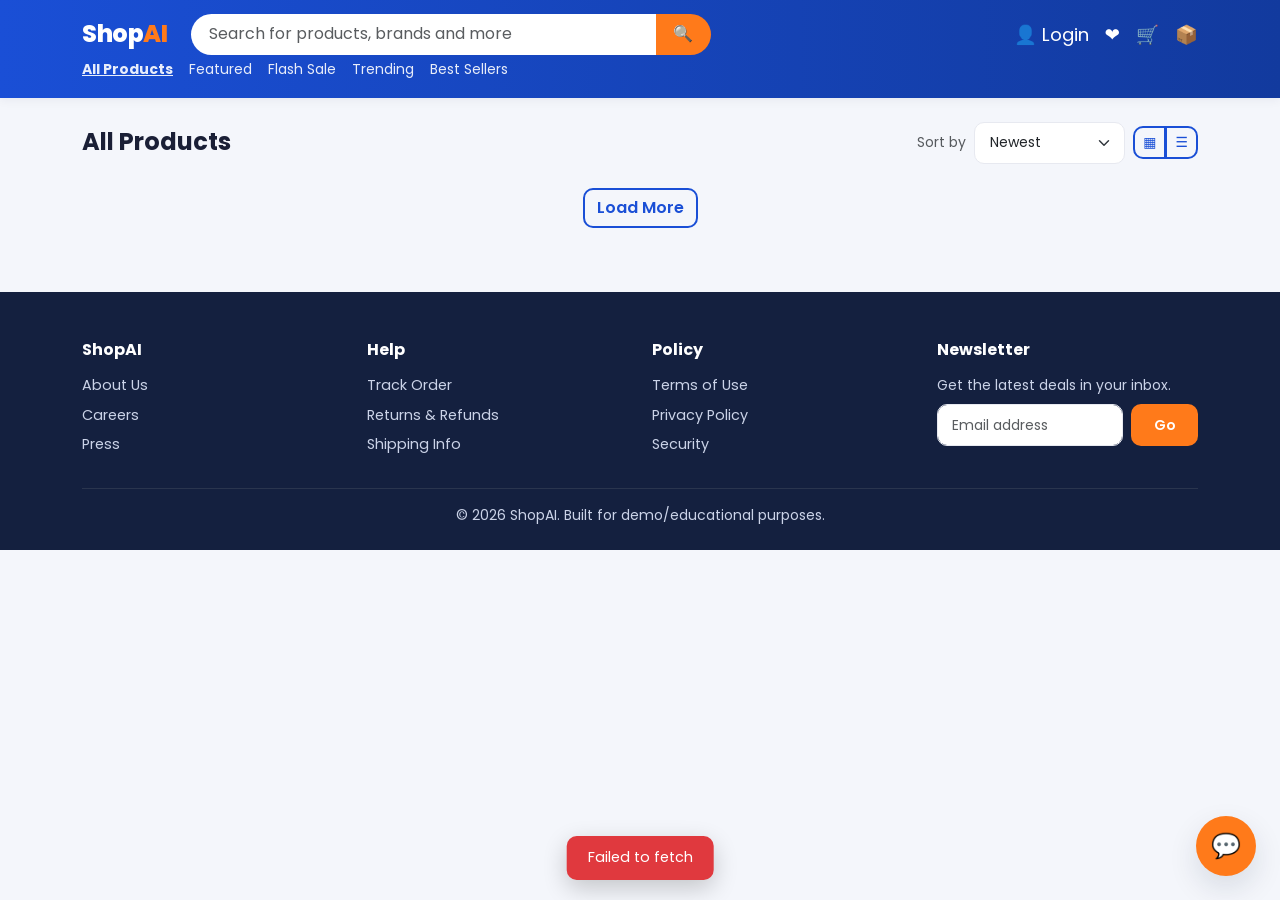
<file: frontend/products.html>
<!DOCTYPE html>
<html lang="en">
<head>
<meta charset="UTF-8">
<meta name="viewport" content="width=device-width, initial-scale=1.0">
<title>All Products — ShopAI</title>
<link href="https://fonts.googleapis.com/css2?family=Poppins:wght@400;500;600;700;800&display=swap" rel="stylesheet">
<link href="https://cdn.jsdelivr.net/npm/bootstrap@5.3.3/dist/css/bootstrap.min.css" rel="stylesheet">
<link rel="stylesheet" href="assets/css/style.css">
</head>
<body>
<div id="navbar-root"></div>

<div class="container mt-4">
  <div class="row g-4">
    <div class="col-12">
      <div class="d-flex justify-content-between align-items-center flex-wrap gap-2 mb-3">
        <div>
          <h4 class="fw-bold mb-0" id="results-title">All Products</h4>
          <div class="small text-muted" id="results-count"></div>
        </div>
        <div class="d-flex align-items-center gap-2">
          <label class="small text-muted mb-0">Sort by</label>
          <select class="form-select form-select-sm" id="f-sort" style="width:auto" onchange="loadProducts()">
            <option value="newest">Newest</option>
            <option value="price_low">Price: Low to High</option>
            <option value="price_high">Price: High to Low</option>
            <option value="rating">Rating</option>
            <option value="popularity">Popularity</option>
          </select>
          <div class="btn-group">
            <button class="btn btn-sm btn-outline-brand" id="view-grid" onclick="setView('grid')">▦</button>
            <button class="btn btn-sm btn-outline-brand" id="view-list" onclick="setView('list')">☰</button>
          </div>
        </div>
      </div>

      <div class="row g-3" id="product-grid"></div>
      <div class="text-center mt-4">
        <button class="btn btn-outline-brand" id="load-more-btn" onclick="loadMore()">Load More</button>
      </div>
    </div>
  </div>
</div>

<div id="footer-root"></div>

<script src="https://cdn.jsdelivr.net/npm/bootstrap@5.3.3/dist/js/bootstrap.bundle.min.js"></script>
<script src="assets/js/api.js"></script>
<script src="assets/js/main.js"></script>
<script src="assets/js/chatbot.js"></script>
<script>
renderNavbar("products");
renderFooter();

let currentOffset = 0;
const PAGE_SIZE = 24;
let currentView = "grid";

function getUrlParams() {
  return Object.fromEntries(new URLSearchParams(window.location.search));
}

function initializePage() {
  const params = getUrlParams();
  if (params.search) document.getElementById("navbar-search") && (document.getElementById("navbar-search").value = params.search);
}

function buildQuery(offset = 0) {
  const params = getUrlParams();
  return {
    search: params.search || undefined,
    category_id: params.category_id || undefined,
    brand: params.brand || undefined,
    sort_by: document.getElementById("f-sort").value,
    featured: params.featured || undefined,
    best_seller: params.best_seller || undefined,
    trending: params.trending || undefined,
    flash_sale: params.flash_sale || undefined,
    limit: PAGE_SIZE,
    offset,
  };
}

async function loadProducts() {
  currentOffset = 0;
  const params = getUrlParams();
  document.getElementById("results-title").textContent = params.search ? `Results for "${params.search}"` : "All Products";
  try {
    const products = await Api.listProducts(buildQuery(0));
    renderProductGrid("product-grid", products);
    document.getElementById("results-count").textContent = `${products.length} product(s) shown`;
    document.getElementById("load-more-btn").style.display = products.length < PAGE_SIZE ? "none" : "inline-block";
    currentOffset = products.length;
  } catch (e) {
    toast(e.message, true);
  }
}

async function loadMore() {
  try {
    const products = await Api.listProducts(buildQuery(currentOffset));
    const el = document.getElementById("product-grid");
    el.insertAdjacentHTML("beforeend", products.map(productCardHtml).join(""));
    currentOffset += products.length;
    if (products.length < PAGE_SIZE) document.getElementById("load-more-btn").style.display = "none";
  } catch (e) {
    toast(e.message, true);
  }
}

function setView(view) {
  currentView = view;
  const grid = document.getElementById("product-grid");
  grid.classList.toggle("product-list-view", view === "list");
  document.getElementById("view-grid").classList.toggle("active", view === "grid");
  document.getElementById("view-list").classList.toggle("active", view === "list");
}

(async function () {
  initializePage();
  await loadProducts();
})();
</script>
</body>
</html>
</file>
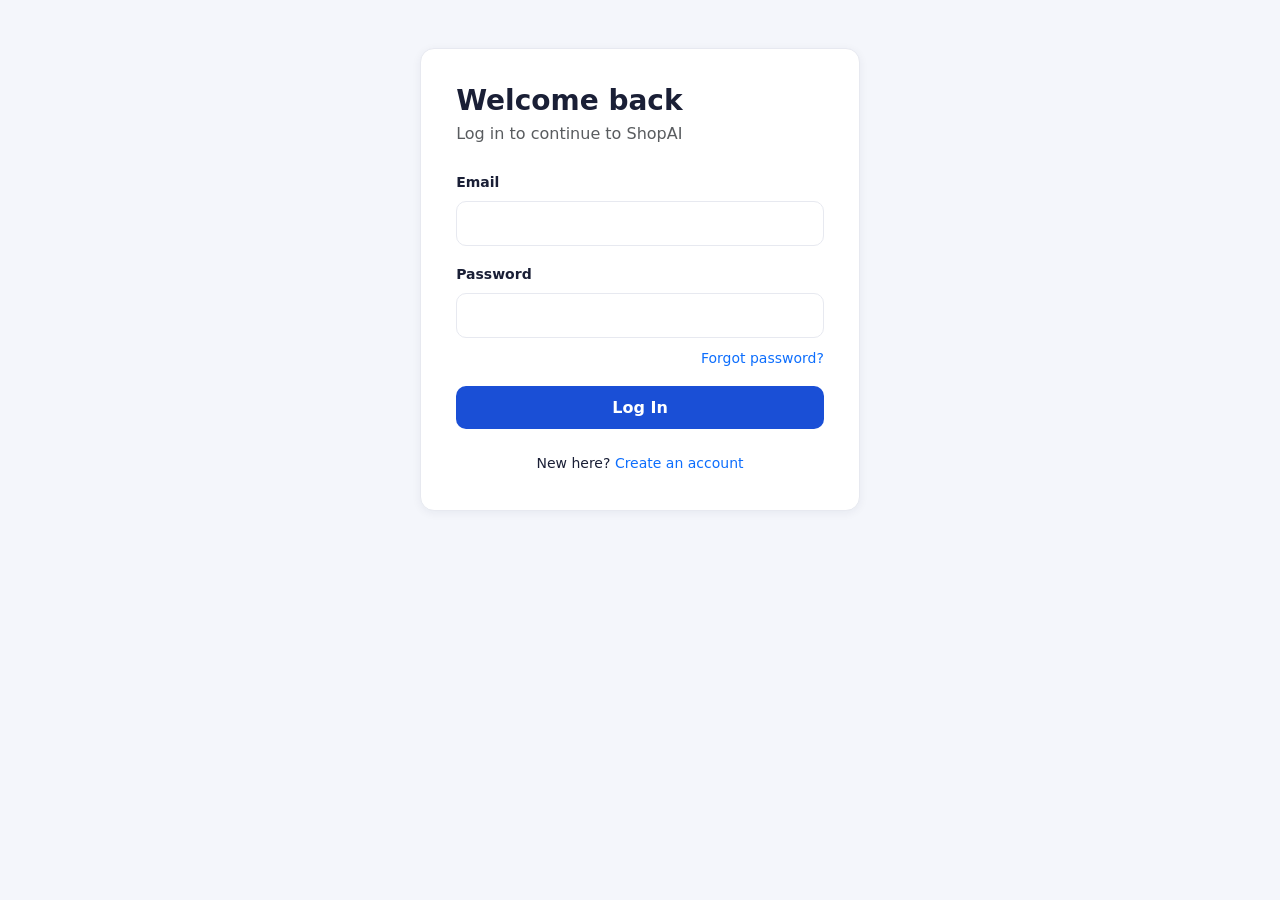
<file: frontend/profile.html>
<!DOCTYPE html>
<html lang="en">
<head>
<meta charset="UTF-8">
<meta name="viewport" content="width=device-width, initial-scale=1.0">
<title>My Profile — ShopAI</title>
<link href="https://fonts.googleapis.com/css2?family=Poppins:wght@400;500;600;700;800&display=swap" rel="stylesheet">
<link href="https://cdn.jsdelivr.net/npm/bootstrap@5.3.3/dist/css/bootstrap.min.css" rel="stylesheet">
<link rel="stylesheet" href="assets/css/style.css">
</head>
<body>
<div id="navbar-root"></div>

<div class="container mt-4">
  <div class="row g-4">
    <div class="col-md-3">
      <div class="card-soft p-3">
        <div class="nav flex-column nav-pills" id="profile-tabs">
          <button class="nav-link active text-start" data-tab="profile-tab">👤 Profile</button>
          <button class="nav-link text-start" data-tab="addresses-tab">📍 Saved Addresses</button>
          <button class="nav-link text-start" data-tab="password-tab">🔒 Change Password</button>
          <button class="nav-link text-start" data-tab="notifications-tab">🔔 Notifications</button>
          <button class="nav-link text-start" data-tab="orders-tab" onclick="window.location.href='orders.html'">📦 Order History</button>
          <button class="nav-link text-start" data-tab="wishlist-tab" onclick="window.location.href='wishlist.html'">❤️ Wishlist</button>
        </div>
      </div>
    </div>

    <div class="col-md-9">
      <div class="tab-pane" id="profile-tab">
        <div class="card-soft p-4">
          <h5 class="fw-bold mb-3">Edit Profile</h5>
          <form id="profile-form" class="row g-3">
            <div class="col-md-6"><label class="small fw-semibold">Name</label><input class="form-control" id="p-name"></div>
            <div class="col-md-6"><label class="small fw-semibold">Email</label><input class="form-control" id="p-email" disabled></div>
            <div class="col-md-6"><label class="small fw-semibold">Phone</label><input class="form-control" id="p-phone"></div>
            <div class="col-12"><button class="btn btn-brand">Save Changes</button></div>
          </form>
        </div>
      </div>

      <div class="tab-pane d-none" id="addresses-tab">
        <div class="card-soft p-4">
          <h5 class="fw-bold mb-3">Saved Addresses</h5>
          <div id="address-list" class="mb-3"></div>
          <form id="address-form" class="row g-2">
            <div class="col-md-6"><input class="form-control form-control-sm" id="a-name" placeholder="Full name" required></div>
            <div class="col-md-6"><input class="form-control form-control-sm" id="a-phone" placeholder="Phone" required></div>
            <div class="col-12"><input class="form-control form-control-sm" id="a-line1" placeholder="Address line" required></div>
            <div class="col-md-4"><input class="form-control form-control-sm" id="a-city" placeholder="City" required></div>
            <div class="col-md-4"><input class="form-control form-control-sm" id="a-state" placeholder="State" required></div>
            <div class="col-md-4"><input class="form-control form-control-sm" id="a-pincode" placeholder="Pincode" required></div>
            <div class="col-12"><button class="btn btn-brand btn-sm">Add Address</button></div>
          </form>
        </div>
      </div>

      <div class="tab-pane d-none" id="password-tab">
        <div class="card-soft p-4">
          <h5 class="fw-bold mb-3">Change Password</h5>
          <form id="password-form" class="row g-3">
            <div class="col-md-6"><input type="password" class="form-control" id="old-pw" placeholder="Current password" required></div>
            <div class="col-md-6"><input type="password" class="form-control" id="new-pw" placeholder="New password" required minlength="6"></div>
            <div class="col-12"><button class="btn btn-brand">Update Password</button></div>
          </form>
        </div>
      </div>

      <div class="tab-pane d-none" id="notifications-tab">
        <div class="card-soft p-4">
          <h5 class="fw-bold mb-3">Notifications</h5>
          <div id="notification-list"></div>
        </div>
      </div>
    </div>
  </div>
</div>

<div id="footer-root"></div>

<script src="https://cdn.jsdelivr.net/npm/bootstrap@5.3.3/dist/js/bootstrap.bundle.min.js"></script>
<script src="assets/js/api.js"></script>
<script src="assets/js/main.js"></script>
<script src="assets/js/chatbot.js"></script>
<script>
renderNavbar();
renderFooter();

document.querySelectorAll("#profile-tabs [data-tab]").forEach(btn => {
  btn.addEventListener("click", () => {
    document.querySelectorAll("#profile-tabs .nav-link").forEach(b => b.classList.remove("active"));
    btn.classList.add("active");
    document.querySelectorAll(".tab-pane").forEach(p => p.classList.add("d-none"));
    const tab = document.getElementById(btn.dataset.tab);
    if (tab) tab.classList.remove("d-none");
    if (btn.dataset.tab === "addresses-tab") loadAddresses();
    if (btn.dataset.tab === "notifications-tab") loadNotifications();
  });
});

async function init() {
  if (!requireLogin()) return;
  const user = Api.currentUser();
  document.getElementById("p-name").value = user.name;
  document.getElementById("p-email").value = user.email;
  document.getElementById("p-phone").value = user.phone || "";
}

document.getElementById("profile-form").addEventListener("submit", async (e) => {
  e.preventDefault();
  try {
    const updated = await Api.updateProfile({
      name: document.getElementById("p-name").value,
      phone: document.getElementById("p-phone").value,
    });
    Api.setUser(updated);
    toast("Profile updated!");
  } catch (err) { toast(err.message, true); }
});

document.getElementById("password-form").addEventListener("submit", async (e) => {
  e.preventDefault();
  try {
    await Api.changePassword({
      old_password: document.getElementById("old-pw").value,
      new_password: document.getElementById("new-pw").value,
    });
    toast("Password changed!");
    e.target.reset();
  } catch (err) { toast(err.message, true); }
});

async function loadAddresses() {
  try {
    const addresses = await Api.listAddresses();
    document.getElementById("address-list").innerHTML = addresses.map(a => `
      <div class="d-flex justify-content-between align-items-center border rounded p-2 mb-2">
        <div class="small">${a.full_name}, ${a.line1}, ${a.city}, ${a.state} - ${a.pincode} <br>📞 ${a.phone}</div>
        <button class="btn btn-sm btn-outline-danger" onclick="deleteAddress(${a.id})">Delete</button>
      </div>`).join("") || `<div class="text-muted small">No saved addresses yet.</div>`;
  } catch (e) { toast(e.message, true); }
}

document.getElementById("address-form").addEventListener("submit", async (e) => {
  e.preventDefault();
  try {
    await Api.addAddress({
      full_name: document.getElementById("a-name").value,
      phone: document.getElementById("a-phone").value,
      line1: document.getElementById("a-line1").value,
      city: document.getElementById("a-city").value,
      state: document.getElementById("a-state").value,
      pincode: document.getElementById("a-pincode").value,
      is_default: false,
    });
    toast("Address added!");
    e.target.reset();
    loadAddresses();
  } catch (err) { toast(err.message, true); }
});

async function deleteAddress(id) {
  try {
    await Api.deleteAddress(id);
    toast("Address removed");
    loadAddresses();
  } catch (e) { toast(e.message, true); }
}

async function loadNotifications() {
  try {
    const items = await Api.listNotifications();
    document.getElementById("notification-list").innerHTML = items.map(n => `
      <div class="border rounded p-2 mb-2 small ${n.is_read ? 'text-muted' : 'fw-semibold'}">${n.message}
        <div class="text-muted" style="font-size:.75rem">${new Date(n.created_at).toLocaleString()}</div>
      </div>`).join("") || `<div class="text-muted small">No notifications yet.</div>`;
  } catch (e) { toast(e.message, true); }
}

init();
</script>
</body>
</html>
</file>
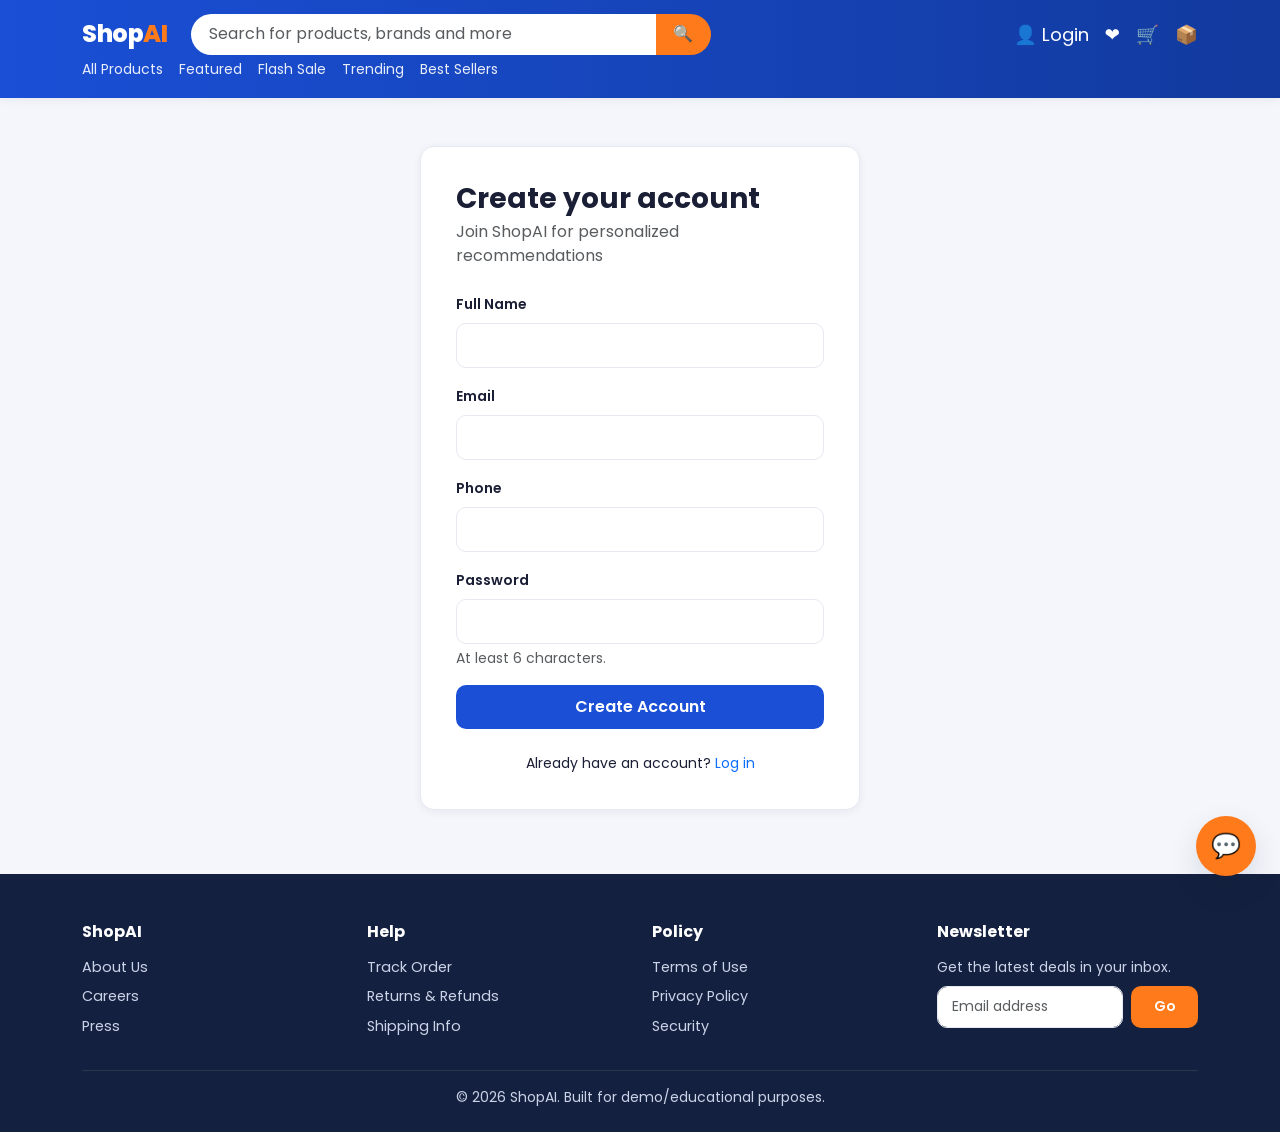
<file: frontend/register.html>
<!DOCTYPE html>
<html lang="en">
<head>
<meta charset="UTF-8">
<meta name="viewport" content="width=device-width, initial-scale=1.0">
<title>Register — ShopAI</title>
<link href="https://fonts.googleapis.com/css2?family=Poppins:wght@400;500;600;700;800&display=swap" rel="stylesheet">
<link href="https://cdn.jsdelivr.net/npm/bootstrap@5.3.3/dist/css/bootstrap.min.css" rel="stylesheet">
<link rel="stylesheet" href="assets/css/style.css">
</head>
<body>
<div id="navbar-root"></div>

<div class="container">
  <div class="card-soft auth-card">
    <h3 class="fw-bold mb-1">Create your account</h3>
    <p class="text-muted mb-4">Join ShopAI for personalized recommendations</p>
    <div id="register-error" class="alert alert-danger d-none"></div>
    <form id="register-form">
      <div class="mb-3">
        <label class="form-label small fw-semibold">Full Name</label>
        <input type="text" class="form-control" id="name" required minlength="2">
      </div>
      <div class="mb-3">
        <label class="form-label small fw-semibold">Email</label>
        <input type="email" class="form-control" id="email" required>
      </div>
      <div class="mb-3">
        <label class="form-label small fw-semibold">Phone</label>
        <input type="tel" class="form-control" id="phone">
      </div>
      <div class="mb-3">
        <label class="form-label small fw-semibold">Password</label>
        <input type="password" class="form-control" id="password" required minlength="6">
        <div class="form-text">At least 6 characters.</div>
      </div>
      <button type="submit" class="btn btn-brand w-100">Create Account</button>
    </form>
    <p class="text-center mt-4 mb-0 small">Already have an account? <a href="login.html">Log in</a></p>
  </div>
</div>

<div id="footer-root"></div>

<script src="https://cdn.jsdelivr.net/npm/bootstrap@5.3.3/dist/js/bootstrap.bundle.min.js"></script>
<script src="assets/js/api.js"></script>
<script src="assets/js/main.js"></script>
<script src="assets/js/chatbot.js"></script>
<script>
renderNavbar();
renderFooter();

document.getElementById("register-form").addEventListener("submit", async (e) => {
  e.preventDefault();
  const errorBox = document.getElementById("register-error");
  errorBox.classList.add("d-none");
  try {
    const res = await Api.register({
      name: document.getElementById("name").value,
      email: document.getElementById("email").value,
      phone: document.getElementById("phone").value || null,
      password: document.getElementById("password").value,
    });
    Api.setToken(res.access_token);
    Api.setUser(res.user);
    toast(`Welcome to ShopAI, ${res.user.name.split(" ")[0]}!`);
    setTimeout(() => (window.location.href = "index.html"), 500);
  } catch (err) {
    errorBox.textContent = err.message;
    errorBox.classList.remove("d-none");
  }
});
</script>
</body>
</html>
</file>
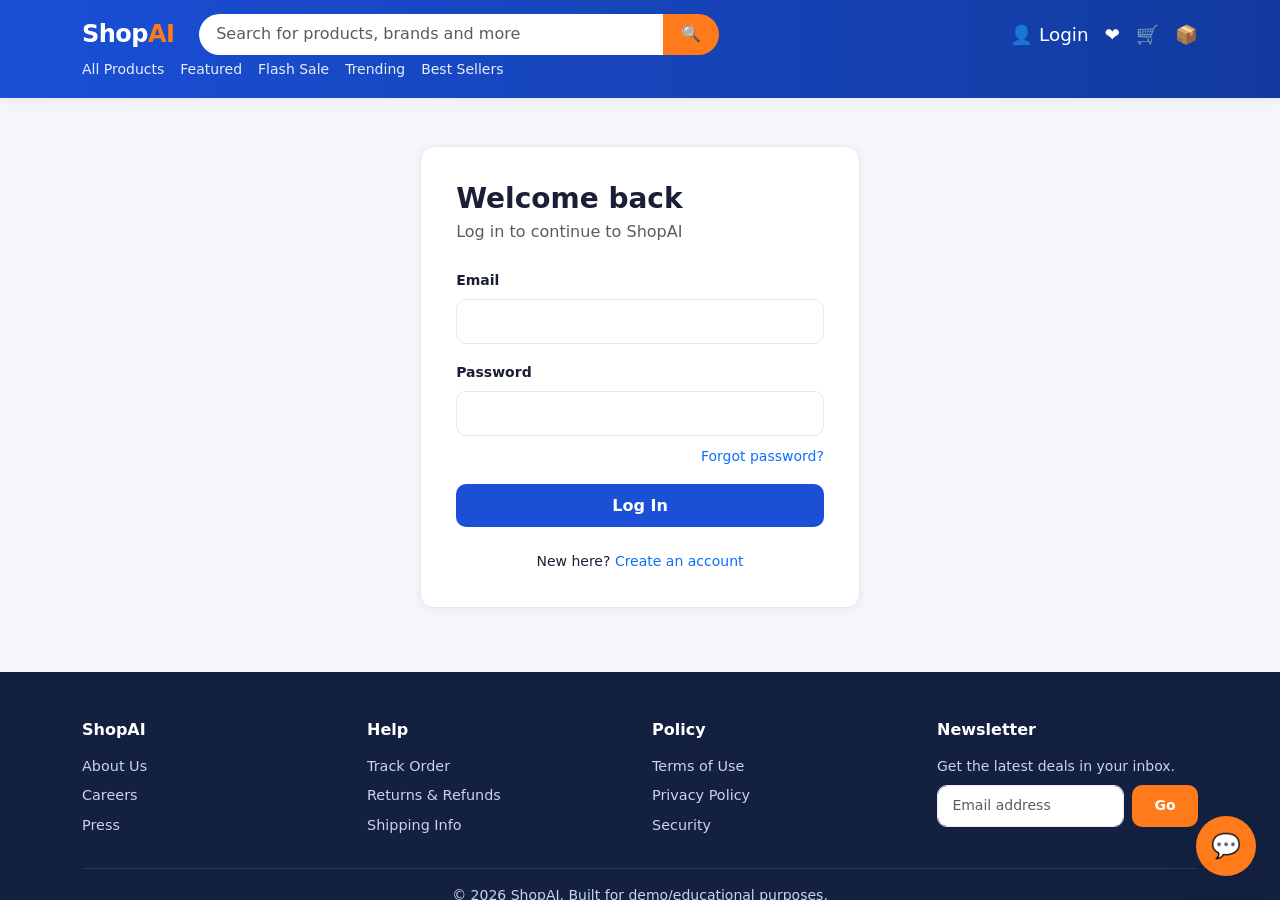
<file: frontend/wishlist.html>
<!DOCTYPE html>
<html lang="en">
<head>
<meta charset="UTF-8">
<meta name="viewport" content="width=device-width, initial-scale=1.0">
<title>Wishlist — ShopAI</title>
<link href="https://fonts.googleapis.com/css2?family=Poppins:wght@400;500;600;700;800&display=swap" rel="stylesheet">
<link href="https://cdn.jsdelivr.net/npm/bootstrap@5.3.3/dist/css/bootstrap.min.css" rel="stylesheet">
<link rel="stylesheet" href="assets/css/style.css">
</head>
<body>
<div id="navbar-root"></div>

<div class="container mt-4">
  <h3 class="fw-bold mb-4">My Wishlist</h3>
  <div class="row g-3" id="wishlist-grid"></div>
</div>

<div id="footer-root"></div>

<script src="https://cdn.jsdelivr.net/npm/bootstrap@5.3.3/dist/js/bootstrap.bundle.min.js"></script>
<script src="assets/js/api.js"></script>
<script src="assets/js/main.js"></script>
<script src="assets/js/chatbot.js"></script>
<script>
renderNavbar();
renderFooter();

function wishlistCardHtml(item) {
  const p = item.product;
  return `
  <div class="col-6 col-md-4 col-lg-3">
    <div class="card-soft product-card">
      <a href="product_details.html?id=${p.id}"><img src="${firstImage(p.image_urls)}" alt="${p.name}"></a>
      <div class="body">
        <div class="fw-semibold mb-1" style="font-size:.92rem; min-height:2.4em;">${p.name}</div>
        <div class="price mb-2">${formatCurrency(p.price)}</div>
        <div class="d-flex gap-2 mt-auto">
          <button class="btn btn-brand btn-sm flex-grow-1" onclick="moveToCart(${p.id})">Move to Cart</button>
          <button class="btn btn-outline-danger btn-sm" onclick="removeWishlist(${p.id})">✕</button>
        </div>
      </div>
    </div>
  </div>`;
}

async function loadWishlist() {
  if (!requireLogin("Please log in to view your wishlist")) return;
  try {
    const items = await Api.getWishlist();
    const el = document.getElementById("wishlist-grid");
    if (!items.length) {
      el.innerHTML = `<div class="col-12"><div class="card-soft p-5 text-center text-muted">Your wishlist is empty. <a href="products.html">Browse products →</a></div></div>`;
      return;
    }
    el.innerHTML = items.map(wishlistCardHtml).join("");
  } catch (e) { toast(e.message, true); }
}

async function moveToCart(productId) {
  try {
    await Api.moveToCart(productId);
    toast("Moved to cart!");
    updateBadges();
    loadWishlist();
  } catch (e) { toast(e.message, true); }
}

async function removeWishlist(productId) {
  try {
    await Api.removeFromWishlist(productId);
    toast("Removed from wishlist");
    updateBadges();
    loadWishlist();
  } catch (e) { toast(e.message, true); }
}

loadWishlist();
</script>
</body>
</html>
</file>
<file: frontend/assets/css/style.css>
:root {
  --primary: #1a4fd6;
  --primary-dark: #123a9e;
  --accent: #ff7a1a;
  --accent-dark: #e6650a;
  --bg: #f4f6fb;
  --card-bg: #ffffff;
  --text: #1a1f36;
  --text-muted: #6b7280;
  --border: #e7e9f0;
  --success: #17a566;
  --danger: #e0393e;
  --radius: 14px;
  --shadow: 0 2px 10px rgba(20, 30, 60, 0.06);
  --shadow-lg: 0 12px 30px rgba(20, 30, 60, 0.12);
}

/* Keep product-page navigation visually smooth in browsers that support it. */
@view-transition {
  navigation: auto;
}

::view-transition-old(root) { animation: .12s ease-out both fade-out; }
::view-transition-new(root) { animation: .16s ease-in both fade-in; }

@keyframes fade-out { to { opacity: 0; } }
@keyframes fade-in { from { opacity: 0; } }

* { box-sizing: border-box; }

body {
  font-family: 'Poppins', 'Segoe UI', system-ui, sans-serif;
  background: var(--bg);
  color: var(--text);
}

a { text-decoration: none; }

/* ---------- Navbar ---------- */
.shopai-navbar {
  background: linear-gradient(90deg, var(--primary), var(--primary-dark));
  box-shadow: var(--shadow);
  padding: .6rem 0;
}
.shopai-navbar .brand {
  font-weight: 800;
  font-size: 1.5rem;
  color: #fff;
  letter-spacing: -0.5px;
}
.shopai-navbar .brand span { color: var(--accent); }
.shopai-navbar .nav-link {
  color: rgba(255,255,255,.9) !important;
  font-weight: 500;
}
.shop-nav-link {
  color: rgba(255,255,255,.9);
  cursor: pointer;
  position: relative;
  z-index: 2;
}
.shop-nav-link:hover { color: #fff; }
.shopai-navbar .search-form input {
  border-radius: 999px 0 0 999px;
  border: none;
  padding: .55rem 1.1rem;
}
.shopai-navbar .search-form button {
  border-radius: 0 999px 999px 0;
  background: var(--accent);
  border: none;
  padding: .55rem 1.1rem;
  color: #fff;
}
.icon-btn {
  color: #fff;
  position: relative;
  font-size: 1.15rem;
  margin-left: 1rem;
}
.badge-count {
  position: absolute;
  top: -8px; right: -10px;
  background: var(--accent);
  color: #fff;
  border-radius: 999px;
  font-size: .65rem;
  padding: 1px 6px;
  font-weight: 700;
}

/* ---------- Buttons ---------- */
.btn-brand {
  background: var(--primary);
  color: #fff;
  border: none;
  border-radius: 10px;
  font-weight: 600;
  padding: .6rem 1.4rem;
  transition: all .2s ease;
}
.btn-brand:hover { background: var(--primary-dark); color: #fff; transform: translateY(-1px); }
.btn-accent {
  background: var(--accent);
  color: #fff;
  border: none;
  border-radius: 10px;
  font-weight: 600;
  padding: .6rem 1.4rem;
  transition: all .2s ease;
}
.btn-accent:hover { background: var(--accent-dark); color: #fff; transform: translateY(-1px); }
.btn-outline-brand {
  border: 2px solid var(--primary);
  color: var(--primary);
  background: transparent;
  border-radius: 10px;
  font-weight: 600;
}
.btn-outline-brand:hover { background: var(--primary); color: #fff; }

/* ---------- Cards ---------- */
.card-soft {
  background: var(--card-bg);
  border: 1px solid var(--border);
  border-radius: var(--radius);
  box-shadow: var(--shadow);
  transition: transform .18s ease, box-shadow .18s ease;
}
.card-soft:hover { transform: translateY(-4px); box-shadow: var(--shadow-lg); }

.product-card { overflow: hidden; height: 100%; display: flex; flex-direction: column; }
.product-card img { aspect-ratio: 1/1; object-fit: cover; width: 100%; }
.product-card .body { padding: .9rem 1rem 1.1rem; flex: 1; display: flex; flex-direction: column; }
.product-list-view > [class*="col-"] {
  flex: 0 0 100%;
  max-width: 100%;
}
.product-list-view .product-card { flex-direction: row; min-height: 180px; }
.product-list-view .product-card > a:first-of-type { flex: 0 0 180px; }
.product-list-view .product-card img { width: 180px; height: 180px; aspect-ratio: auto; }
.product-list-view .product-card .body { min-height: 180px; }
.product-card .price { font-weight: 700; font-size: 1.1rem; color: var(--text); }
.product-card .mrp { text-decoration: line-through; color: var(--text-muted); font-size: .85rem; }
.product-card .discount { color: var(--success); font-weight: 600; font-size: .85rem; }
.rating-pill {
  background: var(--success);
  color: #fff;
  font-size: .75rem;
  font-weight: 700;
  padding: 2px 7px;
  border-radius: 6px;
  display: inline-flex;
  align-items: center;
  gap: 3px;
}
.wishlist-btn {
  position: absolute; top: 10px; right: 10px;
  background: #fff; border-radius: 999px;
  width: 34px; height: 34px;
  display: flex; align-items: center; justify-content: center;
  box-shadow: var(--shadow);
  border: none;
  color: var(--text-muted);
}
.wishlist-btn.active { color: var(--accent); }

/* ---------- Section titles ---------- */
.section-title {
  font-weight: 800;
  font-size: 1.4rem;
  margin-bottom: 1.1rem;
  display: flex;
  align-items: center;
  justify-content: space-between;
}
.section-title .see-all { font-size: .9rem; font-weight: 600; color: var(--primary); }

/* ---------- Hero ---------- */
.hero-slide {
  border-radius: var(--radius);
  background: linear-gradient(120deg, var(--primary), #4d7bff);
  color: #fff;
  padding: 3rem 2.5rem;
  min-height: 260px;
  display: flex;
  flex-direction: column;
  justify-content: center;
}
.hero-slide h1 { font-weight: 800; font-size: 2.2rem; }
.category-chip {
  background: #fff;
  border-radius: 12px;
  box-shadow: var(--shadow);
  padding: 1rem .5rem;
  text-align: center;
  font-weight: 600;
  font-size: .85rem;
  color: var(--text);
  display: block;
}
.category-chip img { width: 46px; height: 46px; object-fit: contain; margin-bottom: .4rem; }

/* ---------- Forms ---------- */
.auth-card {
  max-width: 440px;
  margin: 3rem auto;
  padding: 2.2rem;
}
.form-control, .form-select {
  border-radius: 10px;
  border: 1px solid var(--border);
  padding: .6rem .9rem;
}
.form-control:focus, .form-select:focus {
  border-color: var(--primary);
  box-shadow: 0 0 0 .2rem rgba(26,79,214,.15);
}

/* ---------- Cart / checkout ---------- */
.qty-control {
  display: inline-flex;
  align-items: center;
  border: 1px solid var(--border);
  border-radius: 8px;
  overflow: hidden;
}
.qty-control button {
  border: none;
  background: #f0f2f7;
  width: 32px; height: 32px;
  font-weight: 700;
}
.qty-control span { width: 34px; text-align: center; display: inline-block; }

.summary-card { position: sticky; top: 90px; }

/* ---------- Badges ---------- */
.status-badge {
  padding: .3rem .7rem;
  border-radius: 999px;
  font-size: .78rem;
  font-weight: 700;
  text-transform: capitalize;
}
.status-pending, .status-confirmed { background: #fff3e0; color: #b45309; }
.status-shipped, .status-out_for_delivery { background: #e0edff; color: var(--primary-dark); }
.status-delivered { background: #e3f9ee; color: var(--success); }
.status-cancelled, .status-returned { background: #fde8e8; color: var(--danger); }
.status-return_requested { background: #f3e8ff; color: #7c3aed; }

.order-products { display: grid; gap: .65rem; }
.order-product-row {
  display: flex;
  align-items: center;
  gap: .8rem;
  color: var(--text);
  border: 1px solid var(--border);
  border-radius: 10px;
  padding: .55rem;
  background: #fff;
}
.order-product-row:hover { color: var(--text); border-color: var(--primary); }
.order-product-row img { width: 58px; height: 58px; object-fit: cover; border-radius: 8px; }

/* ---------- Chatbot ---------- */
#chatbot-toggle {
  position: fixed;
  bottom: 24px; right: 24px;
  width: 60px; height: 60px;
  border-radius: 999px;
  background: var(--accent);
  color: #fff;
  border: none;
  box-shadow: var(--shadow-lg);
  font-size: 1.5rem;
  z-index: 1050;
}
#chatbot-window {
  position: fixed;
  bottom: 96px; right: 24px;
  width: 340px; max-width: 90vw;
  height: 460px;
  background: #fff;
  border-radius: var(--radius);
  box-shadow: var(--shadow-lg);
  display: none;
  flex-direction: column;
  overflow: hidden;
  z-index: 1050;
}
#chatbot-window.open { display: flex; }
#chatbot-header {
  background: var(--primary);
  color: #fff;
  padding: .9rem 1rem;
  font-weight: 700;
}
#chatbot-messages { flex: 1; overflow-y: auto; padding: .8rem; background: #f8f9fc; }
.chat-bubble { max-width: 85%; padding: .5rem .8rem; border-radius: 12px; margin-bottom: .5rem; font-size: .88rem; }
.chat-bubble.bot { background: #fff; border: 1px solid var(--border); align-self: flex-start; }
.chat-bubble.user { background: var(--primary); color: #fff; margin-left: auto; }
.chat-row { display: flex; }
#chatbot-input-row { display: flex; border-top: 1px solid var(--border); }
#chatbot-input-row input { flex: 1; border: none; padding: .7rem; }
#chatbot-input-row button { border: none; background: var(--accent); color: #fff; padding: 0 1rem; }

/* ---------- Footer ---------- */
footer.shopai-footer {
  background: #14203f;
  color: #cbd3e8;
  padding: 3rem 0 1.5rem;
  margin-top: 4rem;
}
footer.shopai-footer h6 { color: #fff; font-weight: 700; margin-bottom: 1rem; }
footer.shopai-footer a { color: #cbd3e8; display: block; margin-bottom: .5rem; font-size: .9rem; }
footer.shopai-footer a:hover { color: var(--accent); }

/* ---------- Misc ---------- */
.skeleton {
  background: linear-gradient(90deg, #eceff5 25%, #f6f7fb 37%, #eceff5 63%);
  background-size: 400% 100%;
  animation: shimmer 1.4s ease infinite;
  border-radius: 8px;
}
@keyframes shimmer { 0% { background-position: 100% 0; } 100% { background-position: 0 0; } }

.filter-panel { position: sticky; top: 90px; }

@media (max-width: 767px) {
  .hero-slide { padding: 2rem 1.4rem; min-height: 200px; }
  .hero-slide h1 { font-size: 1.5rem; }
  .summary-card, .filter-panel { position: static; }
  .product-list-view .product-card > a:first-of-type { flex-basis: 120px; }
  .product-list-view .product-card img { width: 120px; height: 120px; }
}
</file>
